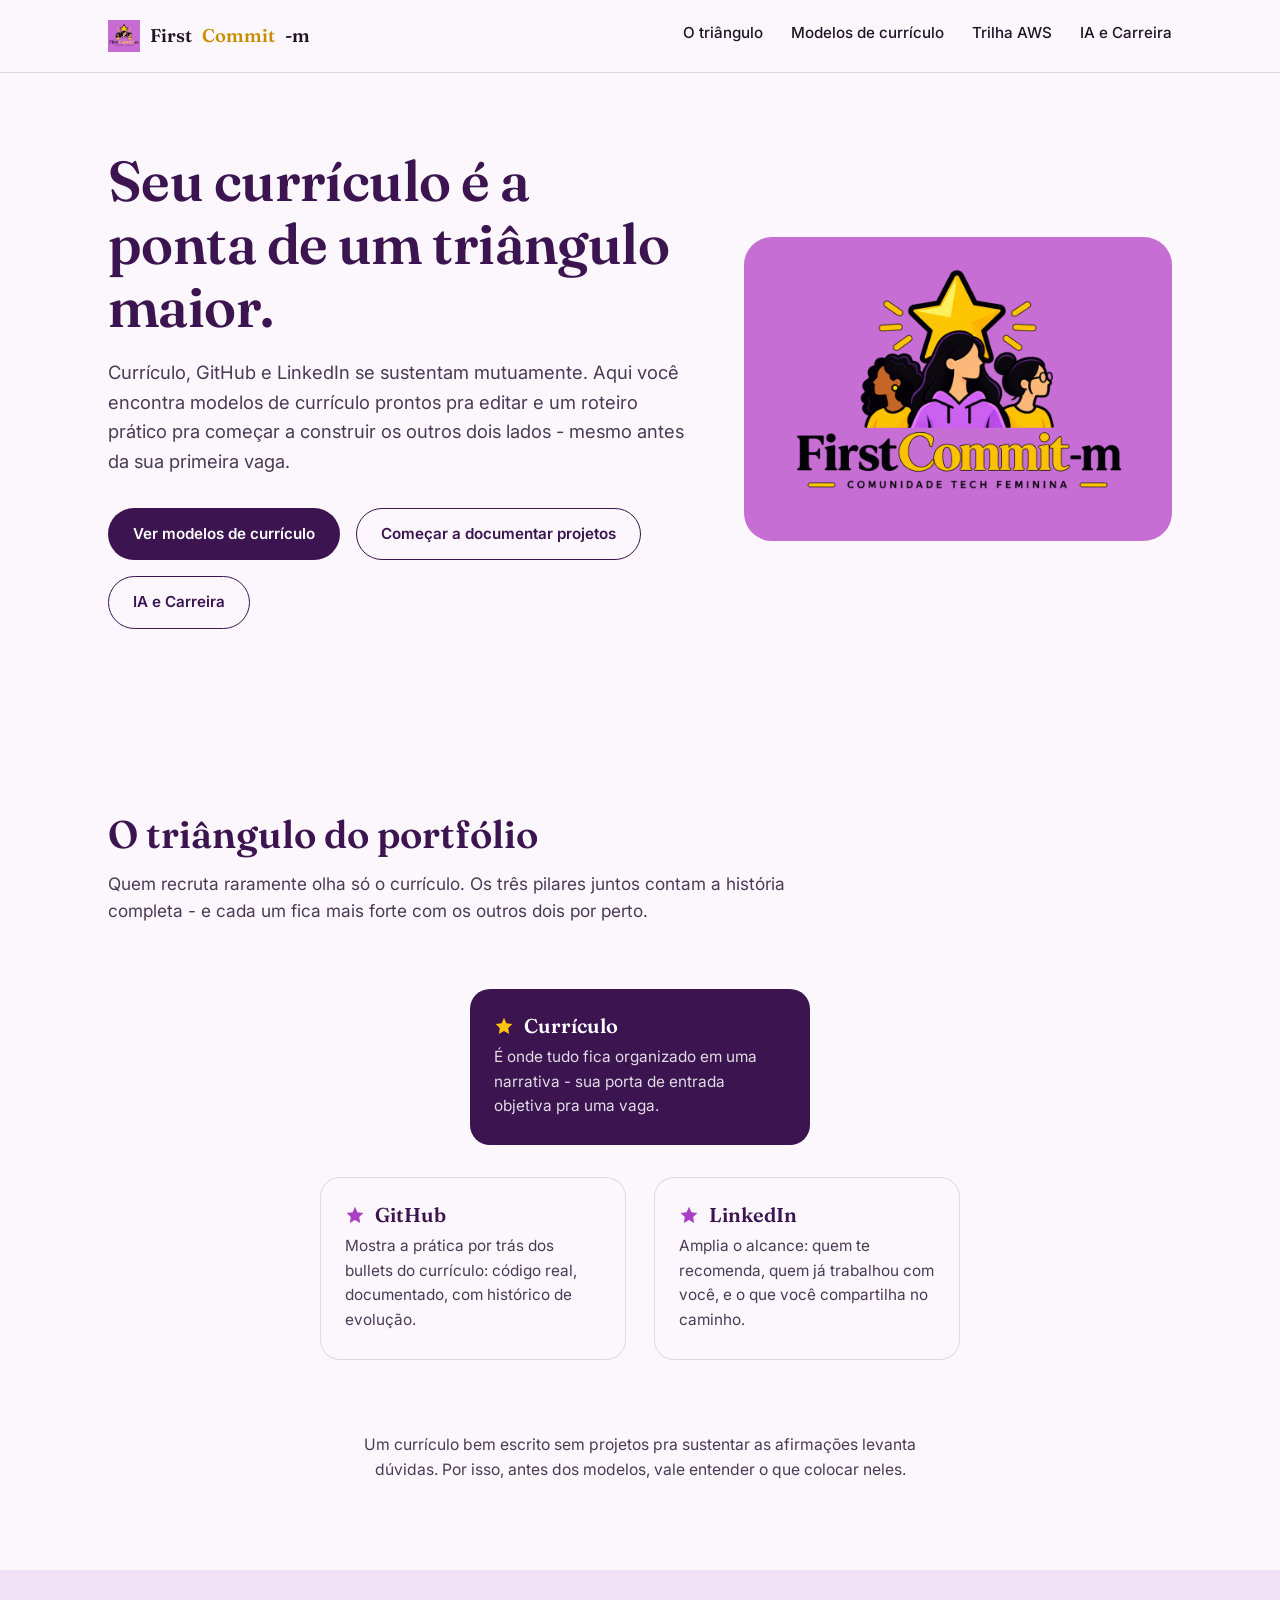
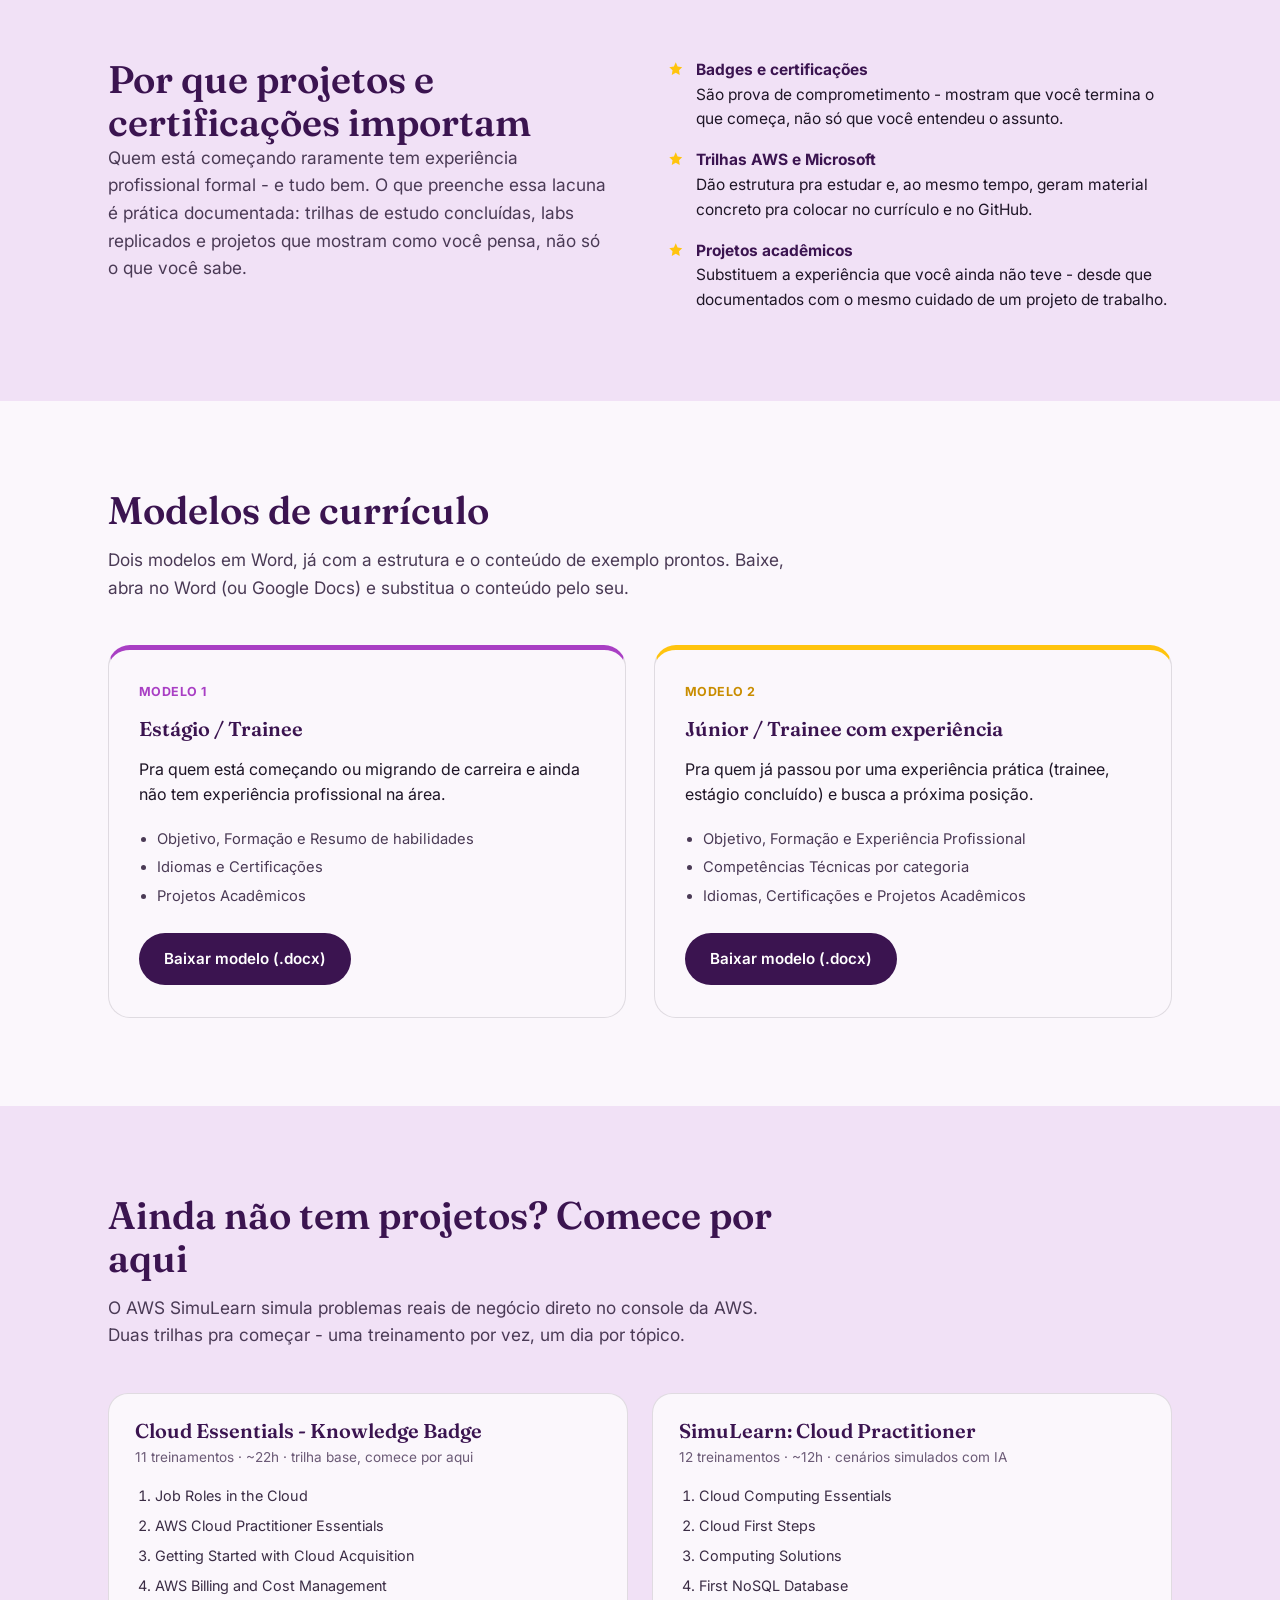
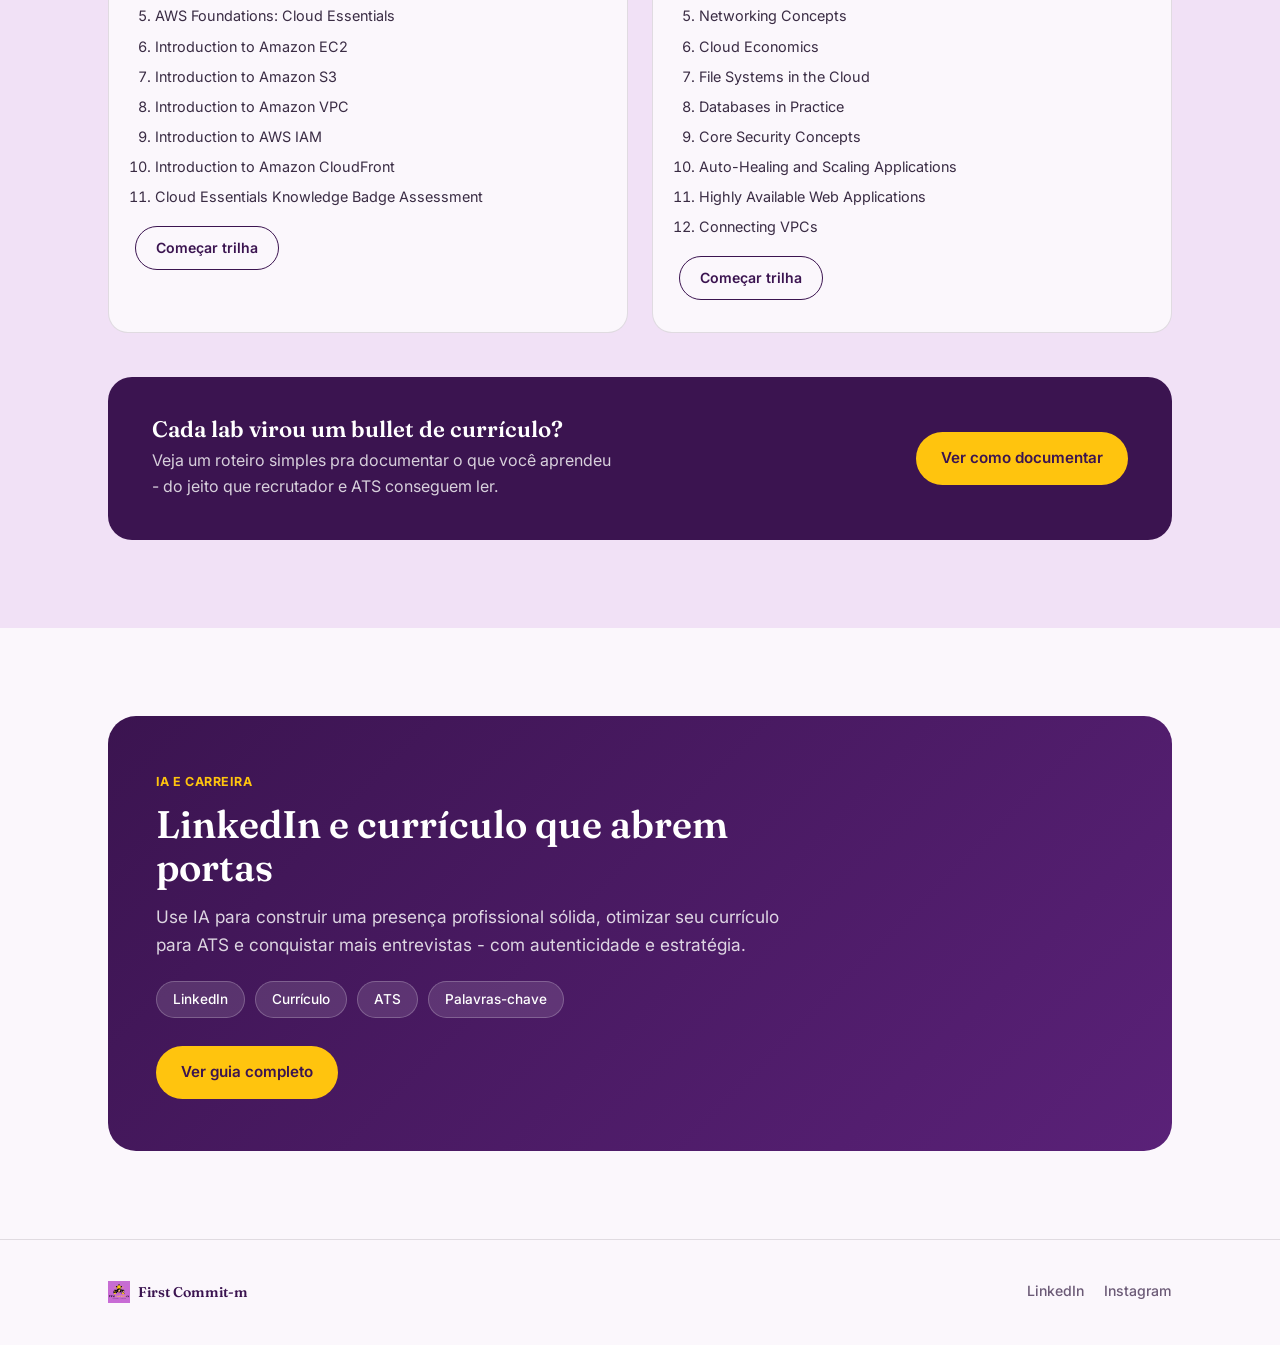
<file: index.html>
<!DOCTYPE html>
<html lang="pt-BR">
<head>
<meta charset="UTF-8">
<meta name="viewport" content="width=device-width, initial-scale=1.0">
<title>First Commit-m - Modelos de currículo e trilha de portfólio</title>
<meta name="description" content="Modelos de currículo prontos para editar e um roteiro prático para construir seu portfólio em tecnologia.">
<link rel="preconnect" href="https://fonts.googleapis.com">
<link rel="preconnect" href="https://fonts.gstatic.com" crossorigin>
<link href="https://fonts.googleapis.com/css2?family=Fraunces:opsz,wght@9..144,500;9..144,600;9..144,700&family=Inter:wght@400;500;600;700&display=swap" rel="stylesheet">
<link rel="stylesheet" href="assets/styles.css">
</head>
<body>

<header class="site-header">
  <div class="wrap">
    <a href="#top" class="brand">
      <img src="assets/img/logo-simples.jpg" alt="">
      First<span class="commit">Commit</span>-m
    </a>
    <nav class="site-nav">
      <a href="#triangulo">O triângulo</a>
      <a href="#modelos">Modelos de currículo</a>
      <a href="#trilha">Trilha AWS</a>
      <a href="#ia-carreira">IA e Carreira</a>
    </nav>
  </div>
</header>

<main id="top">

  <!-- ================= HERO ================= -->
  <section class="hero">
    <div class="wrap">
      <div>
        <h1>Seu currículo é a ponta de um triângulo maior.</h1>
        <p class="lede">
          Currículo, GitHub e LinkedIn se sustentam mutuamente. Aqui você encontra modelos
          de currículo prontos pra editar e um roteiro prático pra começar a construir
          os outros dois lados - mesmo antes da sua primeira vaga.
        </p>
        <div class="hero-actions">
          <a href="#modelos" class="btn btn--primary">Ver modelos de currículo</a>
          <a href="#trilha" class="btn btn--ghost">Começar a documentar projetos</a>
          <a href="#ia-carreira" class="btn btn--ghost">IA e Carreira</a>
        </div>
      </div>
      <div class="hero-figure">
        <img src="assets/img/logo-full.png" alt="First Commit-m - comunidade tech feminina">
      </div>
    </div>
  </section>

  <!-- ================= TRIÂNGULO ================= -->
  <section class="section" id="triangulo">
    <div class="wrap">
      <div class="section-head">
        <h2>O triângulo do portfólio</h2>
        <p class="lede">
          Quem recruta raramente olha só o currículo. Os três pilares juntos contam
          a história completa - e cada um fica mais forte com os outros dois por perto.
        </p>
      </div>

      <div class="triangle">
        <div class="triangle-grid">
          <div class="tri-node tri-node--top">
            <h3><svg class="star" viewBox="0 0 24 24" fill="#FFC40E"><path d="M12 2l2.9 6.6L22 9.6l-5 4.9 1.2 7-6.2-3.4L5.8 21.5l1.2-7-5-4.9 7.1-1z"/></svg>Currículo</h3>
            <p>É onde tudo fica organizado em uma narrativa - sua porta de entrada objetiva pra uma vaga.</p>
          </div>
          <div class="tri-node">
            <h3><svg class="star" viewBox="0 0 24 24" fill="#A93FC4"><path d="M12 2l2.9 6.6L22 9.6l-5 4.9 1.2 7-6.2-3.4L5.8 21.5l1.2-7-5-4.9 7.1-1z"/></svg>GitHub</h3>
            <p>Mostra a prática por trás dos bullets do currículo: código real, documentado, com histórico de evolução.</p>
          </div>
          <div class="tri-node">
            <h3><svg class="star" viewBox="0 0 24 24" fill="#A93FC4"><path d="M12 2l2.9 6.6L22 9.6l-5 4.9 1.2 7-6.2-3.4L5.8 21.5l1.2-7-5-4.9 7.1-1z"/></svg>LinkedIn</h3>
            <p>Amplia o alcance: quem te recomenda, quem já trabalhou com você, e o que você compartilha no caminho.</p>
          </div>
        </div>
      </div>

      <p class="triangle-note">
        Um currículo bem escrito sem projetos pra sustentar as afirmações levanta dúvidas.
        Por isso, antes dos modelos, vale entender o que colocar neles.
      </p>
    </div>
  </section>

  <!-- ================= POR QUE PROJETOS IMPORTAM ================= -->
  <section class="section section--alt">
    <div class="wrap">
      <div class="why-grid">
        <div>
          <h2>Por que projetos e certificações importam</h2>
          <p class="lede">
            Quem está começando raramente tem experiência profissional formal - e tudo bem.
            O que preenche essa lacuna é prática documentada: trilhas de estudo concluídas,
            labs replicados e projetos que mostram como você pensa, não só o que você sabe.
          </p>
        </div>
        <ul class="badge-list">
          <li>
            <svg class="star" viewBox="0 0 24 24" fill="#FFC40E" width="20" height="20"><path d="M12 2l2.9 6.6L22 9.6l-5 4.9 1.2 7-6.2-3.4L5.8 21.5l1.2-7-5-4.9 7.1-1z"/></svg>
            <span><strong>Badges e certificações</strong>São prova de comprometimento - mostram que você termina o que começa, não só que você entendeu o assunto.</span>
          </li>
          <li>
            <svg class="star" viewBox="0 0 24 24" fill="#FFC40E" width="20" height="20"><path d="M12 2l2.9 6.6L22 9.6l-5 4.9 1.2 7-6.2-3.4L5.8 21.5l1.2-7-5-4.9 7.1-1z"/></svg>
            <span><strong>Trilhas AWS e Microsoft</strong>Dão estrutura pra estudar e, ao mesmo tempo, geram material concreto pra colocar no currículo e no GitHub.</span>
          </li>
          <li>
            <svg class="star" viewBox="0 0 24 24" fill="#FFC40E" width="20" height="20"><path d="M12 2l2.9 6.6L22 9.6l-5 4.9 1.2 7-6.2-3.4L5.8 21.5l1.2-7-5-4.9 7.1-1z"/></svg>
            <span><strong>Projetos acadêmicos</strong>Substituem a experiência que você ainda não teve - desde que documentados com o mesmo cuidado de um projeto de trabalho.</span>
          </li>
        </ul>
      </div>
    </div>
  </section>

  <!-- ================= MODELOS ================= -->
  <section class="section" id="modelos">
    <div class="wrap">
      <div class="section-head">
        <h2>Modelos de currículo</h2>
        <p class="lede">
          Dois modelos em Word, já com a estrutura e o conteúdo de exemplo prontos.
          Baixe, abra no Word (ou Google Docs) e substitua o conteúdo pelo seu.
        </p>
      </div>

      <div class="model-grid">
        <div class="model-card model-card--estagio">
          <span class="model-tag">MODELO 1</span>
          <h3>Estágio / Trainee</h3>
          <p>Pra quem está começando ou migrando de carreira e ainda não tem experiência profissional na área.</p>
          <ul>
            <li>Objetivo, Formação e Resumo de habilidades</li>
            <li>Idiomas e Certificações</li>
            <li>Projetos Acadêmicos</li>
          </ul>
          <a class="btn btn--primary" href="assets/docs/Modelo-Estagio-FirstCommit-m.docx" download>Baixar modelo (.docx)</a>
        </div>

        <div class="model-card model-card--junior">
          <span class="model-tag">MODELO 2</span>
          <h3>Júnior / Trainee com experiência</h3>
          <p>Pra quem já passou por uma experiência prática (trainee, estágio concluído) e busca a próxima posição.</p>
          <ul>
            <li>Objetivo, Formação e Experiência Profissional</li>
            <li>Competências Técnicas por categoria</li>
            <li>Idiomas, Certificações e Projetos Acadêmicos</li>
          </ul>
          <a class="btn btn--primary" href="assets/docs/Modelo-Junior-Trainee-FirstCommit-m.docx" download>Baixar modelo (.docx)</a>
        </div>
      </div>
    </div>
  </section>

  <!-- ================= TRILHA AWS ================= -->
  <section class="section section--alt" id="trilha">
    <div class="wrap">
      <div class="section-head">
        <h2>Ainda não tem projetos? Comece por aqui</h2>
        <p class="lede">
          O AWS SimuLearn simula problemas reais de negócio direto no console da AWS.
          Duas trilhas pra começar - uma treinamento por vez, um dia por tópico.
        </p>
      </div>

      <div class="trail-grid">
        <div class="trail-card">
          <h3>Cloud Essentials - Knowledge Badge</h3>
          <span class="trail-meta">11 treinamentos · ~22h · trilha base, comece por aqui</span>
          <ol>
            <li>Job Roles in the Cloud</li>
            <li>AWS Cloud Practitioner Essentials</li>
            <li>Getting Started with Cloud Acquisition</li>
            <li>AWS Billing and Cost Management</li>
            <li>AWS Foundations: Cloud Essentials</li>
            <li>Introduction to Amazon EC2</li>
            <li>Introduction to Amazon S3</li>
            <li>Introduction to Amazon VPC</li>
            <li>Introduction to AWS IAM</li>
            <li>Introduction to Amazon CloudFront</li>
            <li>Cloud Essentials Knowledge Badge Assessment</li>
          </ol>
          <a class="btn btn--ghost" href="https://skillbuilder.aws/learning-plan/XKS3J4FAS7/cloud-essentials--knowledge-badge-readiness-path--includes-labs/Y4YASRJEVX" target="_blank" rel="noopener">Começar trilha</a>
        </div>

        <div class="trail-card">
          <h3>SimuLearn: Cloud Practitioner</h3>
          <span class="trail-meta">12 treinamentos · ~12h · cenários simulados com IA</span>
          <ol>
            <li>Cloud Computing Essentials</li>
            <li>Cloud First Steps</li>
            <li>Computing Solutions</li>
            <li>First NoSQL Database</li>
            <li>Networking Concepts</li>
            <li>Cloud Economics</li>
            <li>File Systems in the Cloud</li>
            <li>Databases in Practice</li>
            <li>Core Security Concepts</li>
            <li>Auto-Healing and Scaling Applications</li>
            <li>Highly Available Web Applications</li>
            <li>Connecting VPCs</li>
          </ol>
          <a class="btn btn--ghost" href="https://skillbuilder.aws/learning-plan/EKHCUEWUUC/aws-simulearn-cloud-practitioner/1UQVR262ZB" target="_blank" rel="noopener">Começar trilha</a>
        </div>
      </div>

      <div class="cta-band">
        <div>
          <h3>Cada lab virou um bullet de currículo?</h3>
          <p>Veja um roteiro simples pra documentar o que você aprendeu - do jeito que recrutador e ATS conseguem ler.</p>
        </div>
        <a class="btn btn--gold" href="documentar.html">Ver como documentar</a>
      </div>
    </div>
  </section>

  <!-- ================= IA E CARREIRA ================= -->
  <section class="section" id="ia-carreira">
    <div class="wrap">
      <div class="ia-band">
        <div class="ia-band-text">
          <span class="model-tag">IA E CARREIRA</span>
          <h2>LinkedIn e currículo que abrem portas</h2>
          <p class="lede">
            Use IA para construir uma presença profissional sólida, otimizar seu currículo
            para ATS e conquistar mais entrevistas - com autenticidade e estratégia.
          </p>
          <div class="pill-row">
            <span class="pill">LinkedIn</span>
            <span class="pill">Currículo</span>
            <span class="pill">ATS</span>
            <span class="pill">Palavras-chave</span>
          </div>
          <a class="btn btn--primary" href="ia-carreira.html">Ver guia completo</a>
        </div>
      </div>
    </div>
  </section>

</main>

<footer class="site-footer">
  <div class="wrap">
    <div class="footer-brand">
      <img src="assets/img/logo-simples.jpg" alt="">
      First Commit-m
    </div>
    <div class="footer-links">
      <a href="https://www.linkedin.com/in/regilene-mariano-a973722a4/" target="_blank" rel="noopener">LinkedIn</a>
      <a href="https://www.instagram.com/firstcommitmulher/" target="_blank" rel="noopener">Instagram</a>
    </div>
  </div>
</footer>

</body>
</html>
</file>
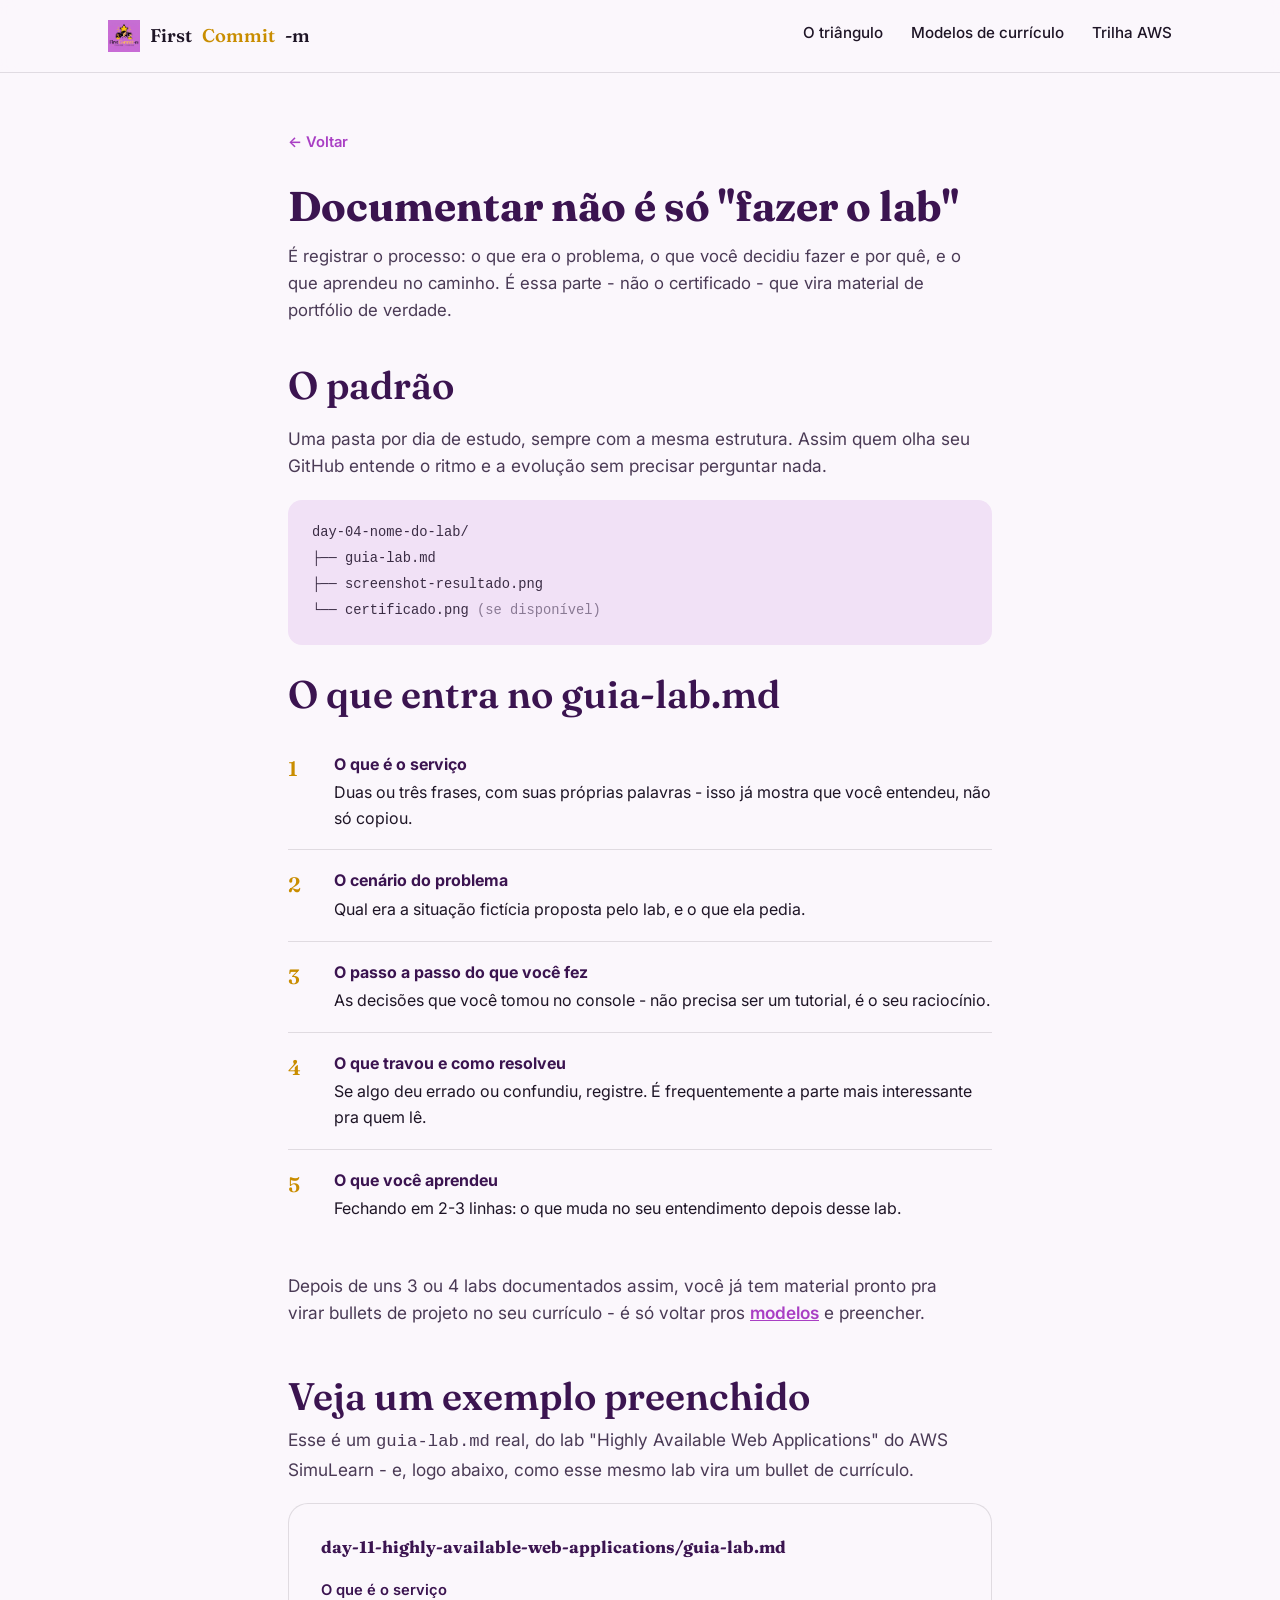
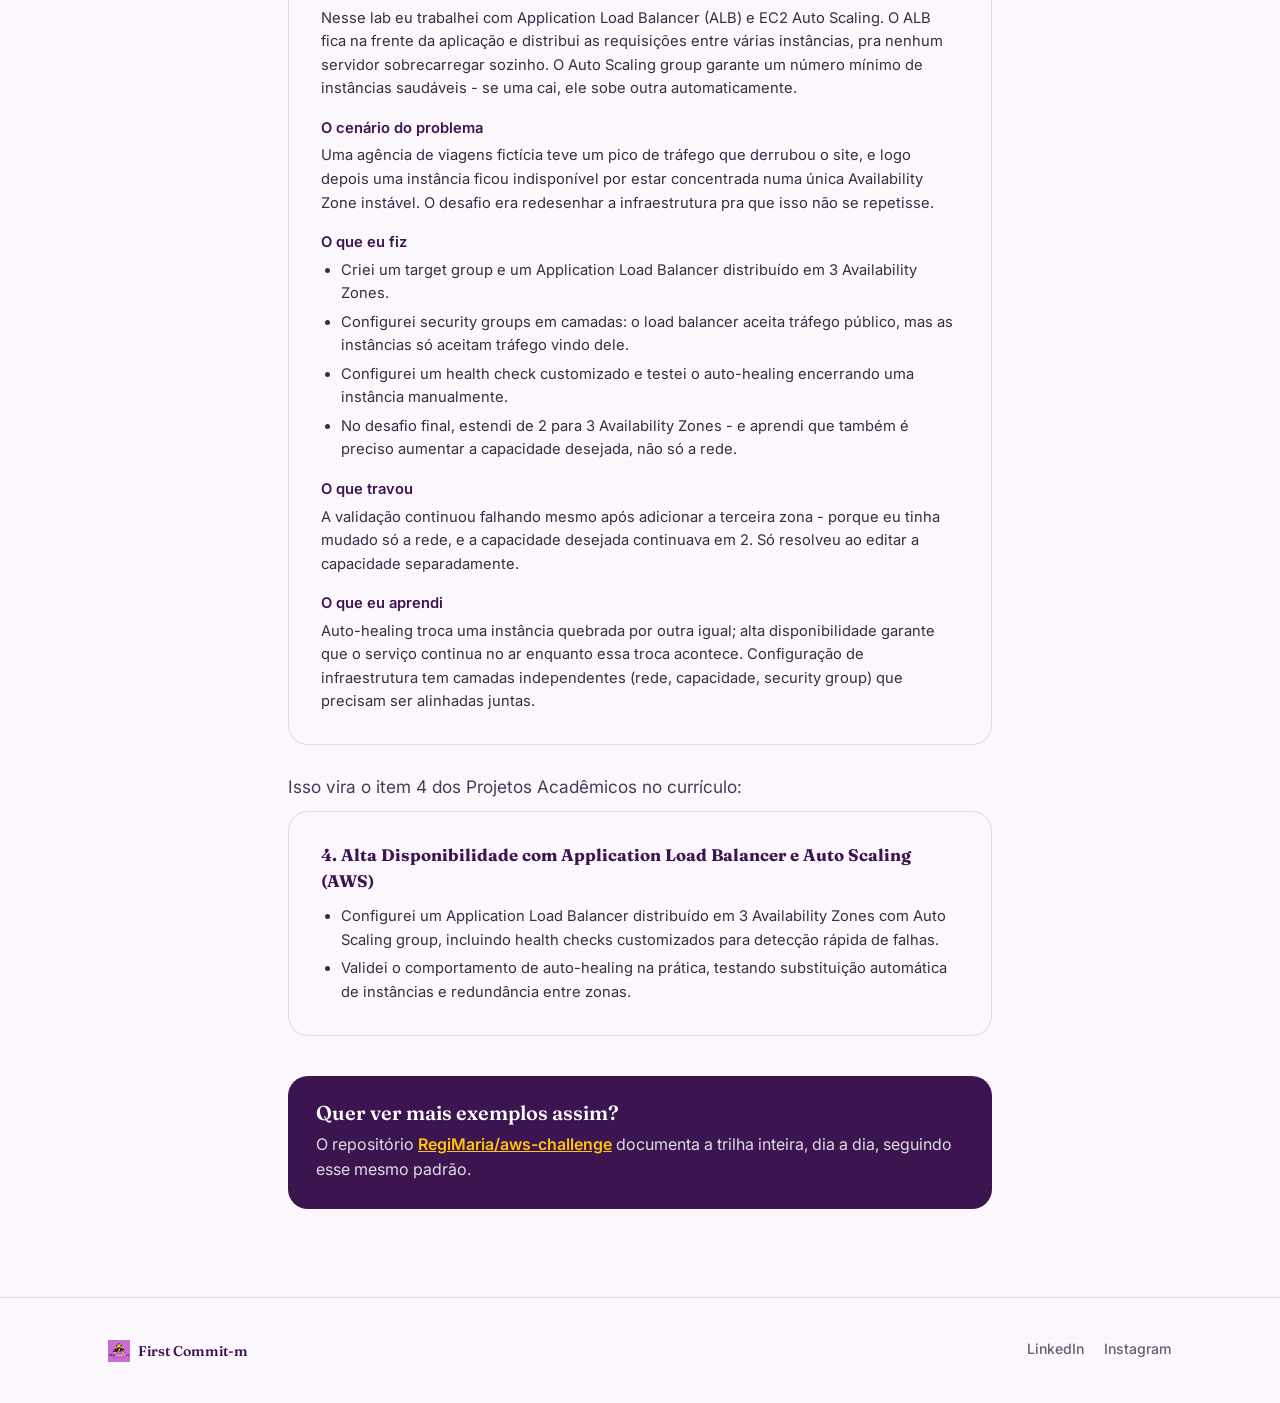
<file: documentar.html>
<!DOCTYPE html>
<html lang="pt-BR">
<head>
<meta charset="UTF-8">
<meta name="viewport" content="width=device-width, initial-scale=1.0">
<title>Como documentar seus labs - First Commit-m</title>
<link rel="preconnect" href="https://fonts.googleapis.com">
<link rel="preconnect" href="https://fonts.gstatic.com" crossorigin>
<link href="https://fonts.googleapis.com/css2?family=Fraunces:opsz,wght@9..144,500;9..144,600;9..144,700&family=Inter:wght@400;500;600;700&display=swap" rel="stylesheet">
<link rel="stylesheet" href="assets/styles.css">
<style>
  .doc-example {
    background: var(--paper);
    border: 1.5px solid var(--line);
    border-radius: 20px;
    padding: 30px 32px;
    font-family: "Inter", sans-serif;
    font-size: 0.92rem;
  }
  .doc-example h4 {
    font-family: var(--serif);
    color: var(--purple-deep);
    margin: 0 0 10px;
    font-size: 1.05rem;
  }
  .doc-tree {
    background: var(--paper-alt);
    border-radius: 14px;
    padding: 20px 24px;
    font-family: ui-monospace, SFMono-Regular, Menlo, monospace;
    font-size: 0.86rem;
    line-height: 1.9;
    color: #3A2C44;
    margin: 20px 0 28px;
    overflow-x: auto;
  }
  .step-list { counter-reset: step; list-style: none; padding: 0; margin: 0; }
  .step-list li {
    counter-increment: step;
    display: flex;
    gap: 18px;
    padding: 18px 0;
    border-top: 1px solid var(--line);
  }
  .step-list li:first-child { border-top: none; }
  .step-list .num {
    font-family: var(--serif);
    font-weight: 600;
    color: var(--gold-deep);
    font-size: 1.3rem;
    min-width: 28px;
  }
  .step-list strong { display: block; color: var(--purple-deep); margin-bottom: 3px; }
  .inspiration {
    margin-top: 40px;
    padding: 26px 28px;
    background: var(--purple-deep);
    border-radius: 20px;
    color: #fff;
  }
  .inspiration a { color: var(--gold); font-weight: 600; }
  .back-link { display: inline-block; margin-bottom: 28px; font-size: 0.92rem; color: var(--purple-brand); text-decoration: none; font-weight: 600; }
</style>
</head>
<body>

<header class="site-header">
  <div class="wrap">
    <a href="index.html#top" class="brand">
      <img src="assets/img/logo-simples.jpg" alt="">
      First<span class="commit">Commit</span>-m
    </a>
    <nav class="site-nav">
      <a href="index.html#triangulo">O triângulo</a>
      <a href="index.html#modelos">Modelos de currículo</a>
      <a href="index.html#trilha">Trilha AWS</a>
    </nav>
  </div>
</header>

<main>
  <section class="section" style="padding-top:56px;">
    <div class="wrap" style="max-width: 760px;">
      <a href="index.html#trilha" class="back-link">← Voltar</a>
      <h1 style="font-family: var(--serif); font-size: clamp(1.9rem,3.6vw,2.6rem); color: var(--purple-deep); margin-bottom: 14px;">
        Documentar não é só "fazer o lab"
      </h1>
      <p class="lede" style="font-size: 1.05rem; margin-bottom: 40px;">
        É registrar o processo: o que era o problema, o que você decidiu fazer e por quê,
        e o que aprendeu no caminho. É essa parte - não o certificado - que vira material
        de portfólio de verdade.
      </p>

      <h2 style="margin-bottom: 18px;">O padrão</h2>
      <p class="lede" style="margin-bottom: 8px;">
        Uma pasta por dia de estudo, sempre com a mesma estrutura. Assim quem olha seu
        GitHub entende o ritmo e a evolução sem precisar perguntar nada.
      </p>
      <div class="doc-tree">
day-04-nome-do-lab/<br>
├── guia-lab.md<br>
├── screenshot-resultado.png<br>
└── certificado.png <span style="color:#8a7a94">(se disponível)</span>
      </div>

      <h2 style="margin-bottom: 18px;">O que entra no guia-lab.md</h2>
      <ol class="step-list">
        <li>
          <span class="num">1</span>
          <div><strong>O que é o serviço</strong>Duas ou três frases, com suas próprias palavras - isso já mostra que você entendeu, não só copiou.</div>
        </li>
        <li>
          <span class="num">2</span>
          <div><strong>O cenário do problema</strong>Qual era a situação fictícia proposta pelo lab, e o que ela pedia.</div>
        </li>
        <li>
          <span class="num">3</span>
          <div><strong>O passo a passo do que você fez</strong>As decisões que você tomou no console - não precisa ser um tutorial, é o seu raciocínio.</div>
        </li>
        <li>
          <span class="num">4</span>
          <div><strong>O que travou e como resolveu</strong>Se algo deu errado ou confundiu, registre. É frequentemente a parte mais interessante pra quem lê.</div>
        </li>
        <li>
          <span class="num">5</span>
          <div><strong>O que você aprendeu</strong>Fechando em 2-3 linhas: o que muda no seu entendimento depois desse lab.</div>
        </li>
      </ol>

      <p class="lede" style="margin: 32px 0 12px;">
        Depois de uns 3 ou 4 labs documentados assim, você já tem material pronto pra
        virar bullets de projeto no seu currículo - é só voltar pros
        <a href="index.html#modelos" style="color: var(--purple-brand); font-weight:600;">modelos</a> e preencher.
      </p>

      <h2 style="margin: 48px 0 8px;">Veja um exemplo preenchido</h2>
      <p class="lede" style="margin-bottom: 20px;">
        Esse é um <code>guia-lab.md</code> real, do lab "Highly Available Web Applications"
        do AWS SimuLearn - e, logo abaixo, como esse mesmo lab vira um bullet de currículo.
      </p>

      <div class="doc-example">
        <h4>day-11-highly-available-web-applications/guia-lab.md</h4>

        <p style="font-weight:600; color: var(--purple-deep); margin: 18px 0 4px;">O que é o serviço</p>
        <p style="color:#3A2C44;">Nesse lab eu trabalhei com Application Load Balancer (ALB) e EC2 Auto Scaling. O ALB fica na frente da aplicação e distribui as requisições entre várias instâncias, pra nenhum servidor sobrecarregar sozinho. O Auto Scaling group garante um número mínimo de instâncias saudáveis - se uma cai, ele sobe outra automaticamente.</p>

        <p style="font-weight:600; color: var(--purple-deep); margin: 16px 0 4px;">O cenário do problema</p>
        <p style="color:#3A2C44;">Uma agência de viagens fictícia teve um pico de tráfego que derrubou o site, e logo depois uma instância ficou indisponível por estar concentrada numa única Availability Zone instável. O desafio era redesenhar a infraestrutura pra que isso não se repetisse.</p>

        <p style="font-weight:600; color: var(--purple-deep); margin: 16px 0 4px;">O que eu fiz</p>
        <ul style="margin:0; padding-left:20px; color:#3A2C44; display:flex; flex-direction:column; gap:5px;">
          <li>Criei um target group e um Application Load Balancer distribuído em 3 Availability Zones.</li>
          <li>Configurei security groups em camadas: o load balancer aceita tráfego público, mas as instâncias só aceitam tráfego vindo dele.</li>
          <li>Configurei um health check customizado e testei o auto-healing encerrando uma instância manualmente.</li>
          <li>No desafio final, estendi de 2 para 3 Availability Zones - e aprendi que também é preciso aumentar a capacidade desejada, não só a rede.</li>
        </ul>

        <p style="font-weight:600; color: var(--purple-deep); margin: 16px 0 4px;">O que travou</p>
        <p style="color:#3A2C44;">A validação continuou falhando mesmo após adicionar a terceira zona - porque eu tinha mudado só a rede, e a capacidade desejada continuava em 2. Só resolveu ao editar a capacidade separadamente.</p>

        <p style="font-weight:600; color: var(--purple-deep); margin: 16px 0 4px;">O que eu aprendi</p>
        <p style="color:#3A2C44; margin-bottom:0;">Auto-healing troca uma instância quebrada por outra igual; alta disponibilidade garante que o serviço continua no ar enquanto essa troca acontece. Configuração de infraestrutura tem camadas independentes (rede, capacidade, security group) que precisam ser alinhadas juntas.</p>
      </div>

      <p class="lede" style="margin: 28px 0 10px;">Isso vira o item 4 dos Projetos Acadêmicos no currículo:</p>

      <div class="doc-example">
        <h4>4. Alta Disponibilidade com Application Load Balancer e Auto Scaling (AWS)</h4>
        <ul style="margin:0; padding-left:20px; color:#3A2C44; display:flex; flex-direction:column; gap:5px;">
          <li>Configurei um Application Load Balancer distribuído em 3 Availability Zones com Auto Scaling group, incluindo health checks customizados para detecção rápida de falhas.</li>
          <li>Validei o comportamento de auto-healing na prática, testando substituição automática de instâncias e redundância entre zonas.</li>
        </ul>
      </div>

      <div class="inspiration">
        <h3 style="color:#fff; margin-bottom:8px;">Quer ver mais exemplos assim?</h3>
        <p style="color: rgba(255,255,255,0.85); margin-bottom: 0;">
          O repositório
          <a href="https://github.com/RegiMaria/aws-challenge" target="_blank" rel="noopener">RegiMaria/aws-challenge</a>
          documenta a trilha inteira, dia a dia, seguindo esse mesmo padrão.
        </p>
      </div>

    </div>
  </section>
</main>

<footer class="site-footer">
  <div class="wrap">
    <div class="footer-brand">
      <img src="assets/img/logo-simples.jpg" alt="">
      First Commit-m
    </div>
    <div class="footer-links">
      <a href="https://www.linkedin.com/in/regilene-mariano-a973722a4/" target="_blank" rel="noopener">LinkedIn</a>
      <a href="https://www.instagram.com/firstcommitmulher/" target="_blank" rel="noopener">Instagram</a>
    </div>
  </div>
</footer>

</body>
</html>
</file>
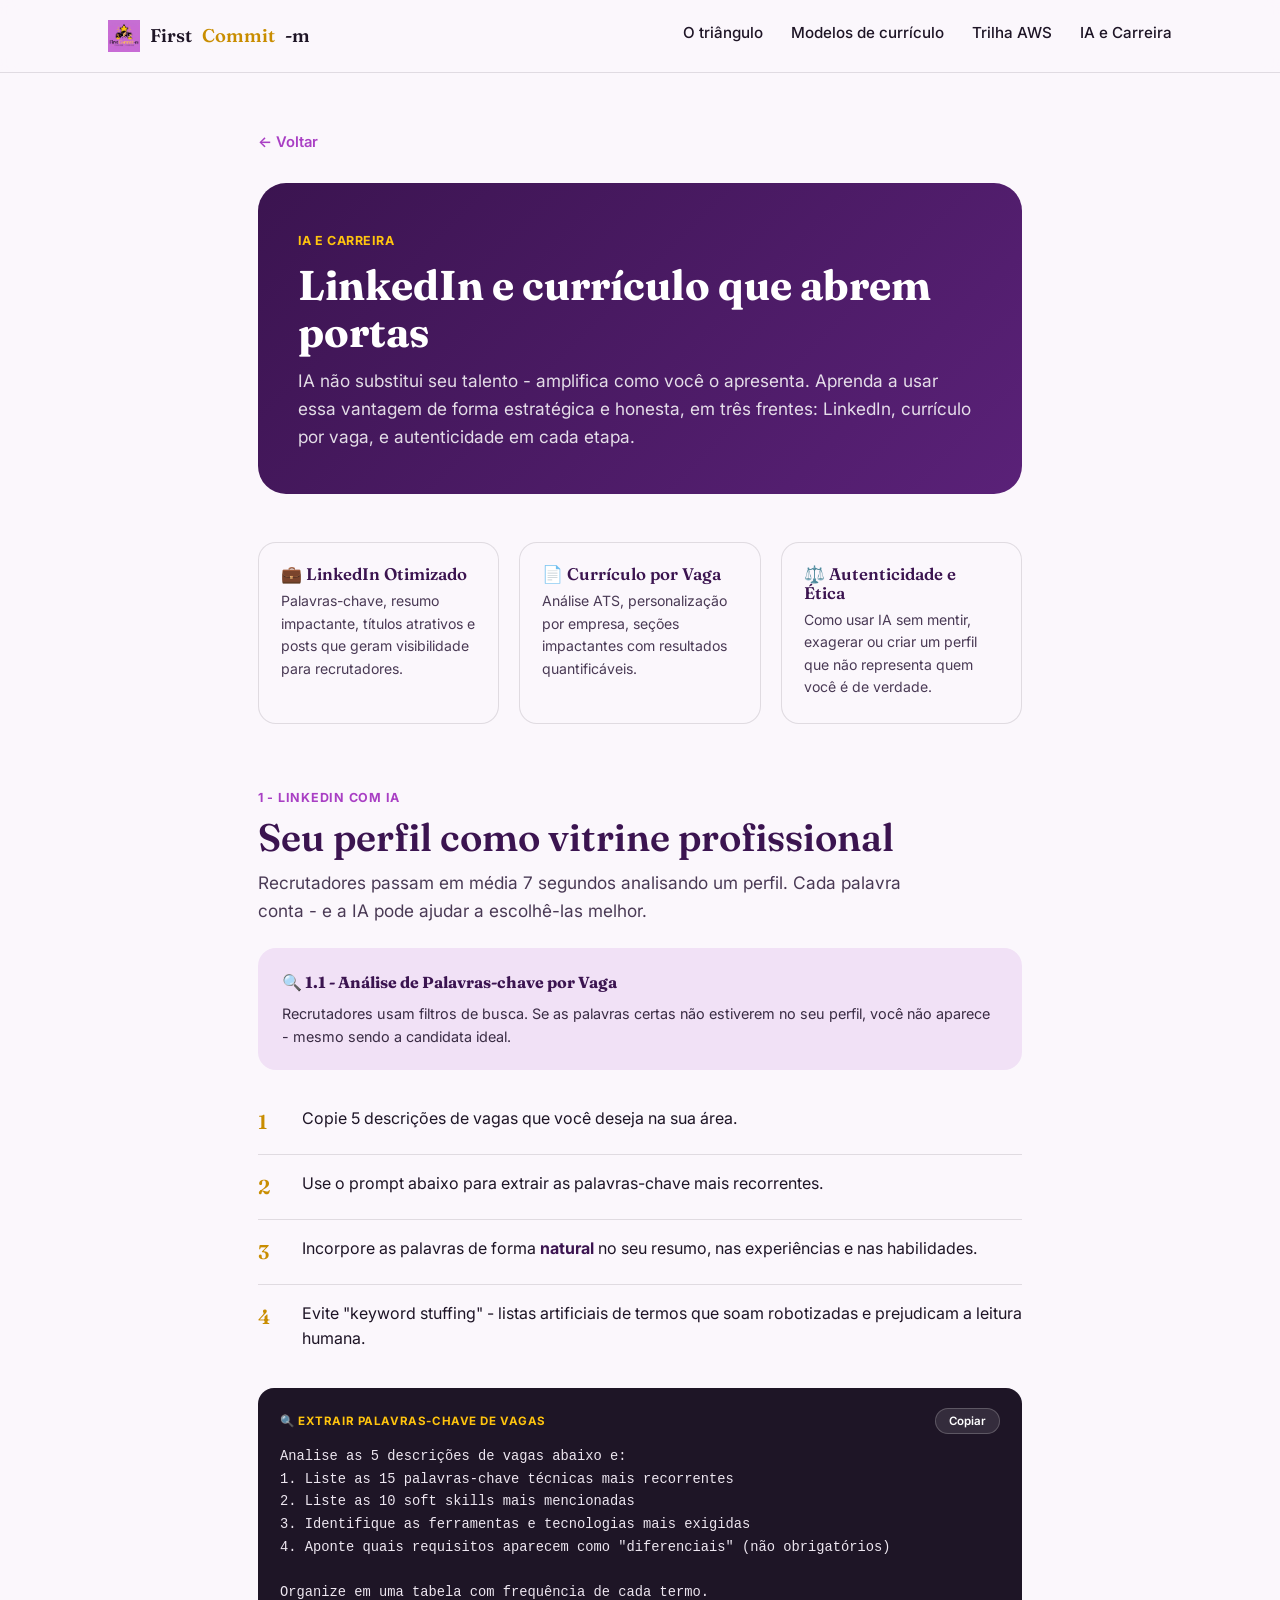
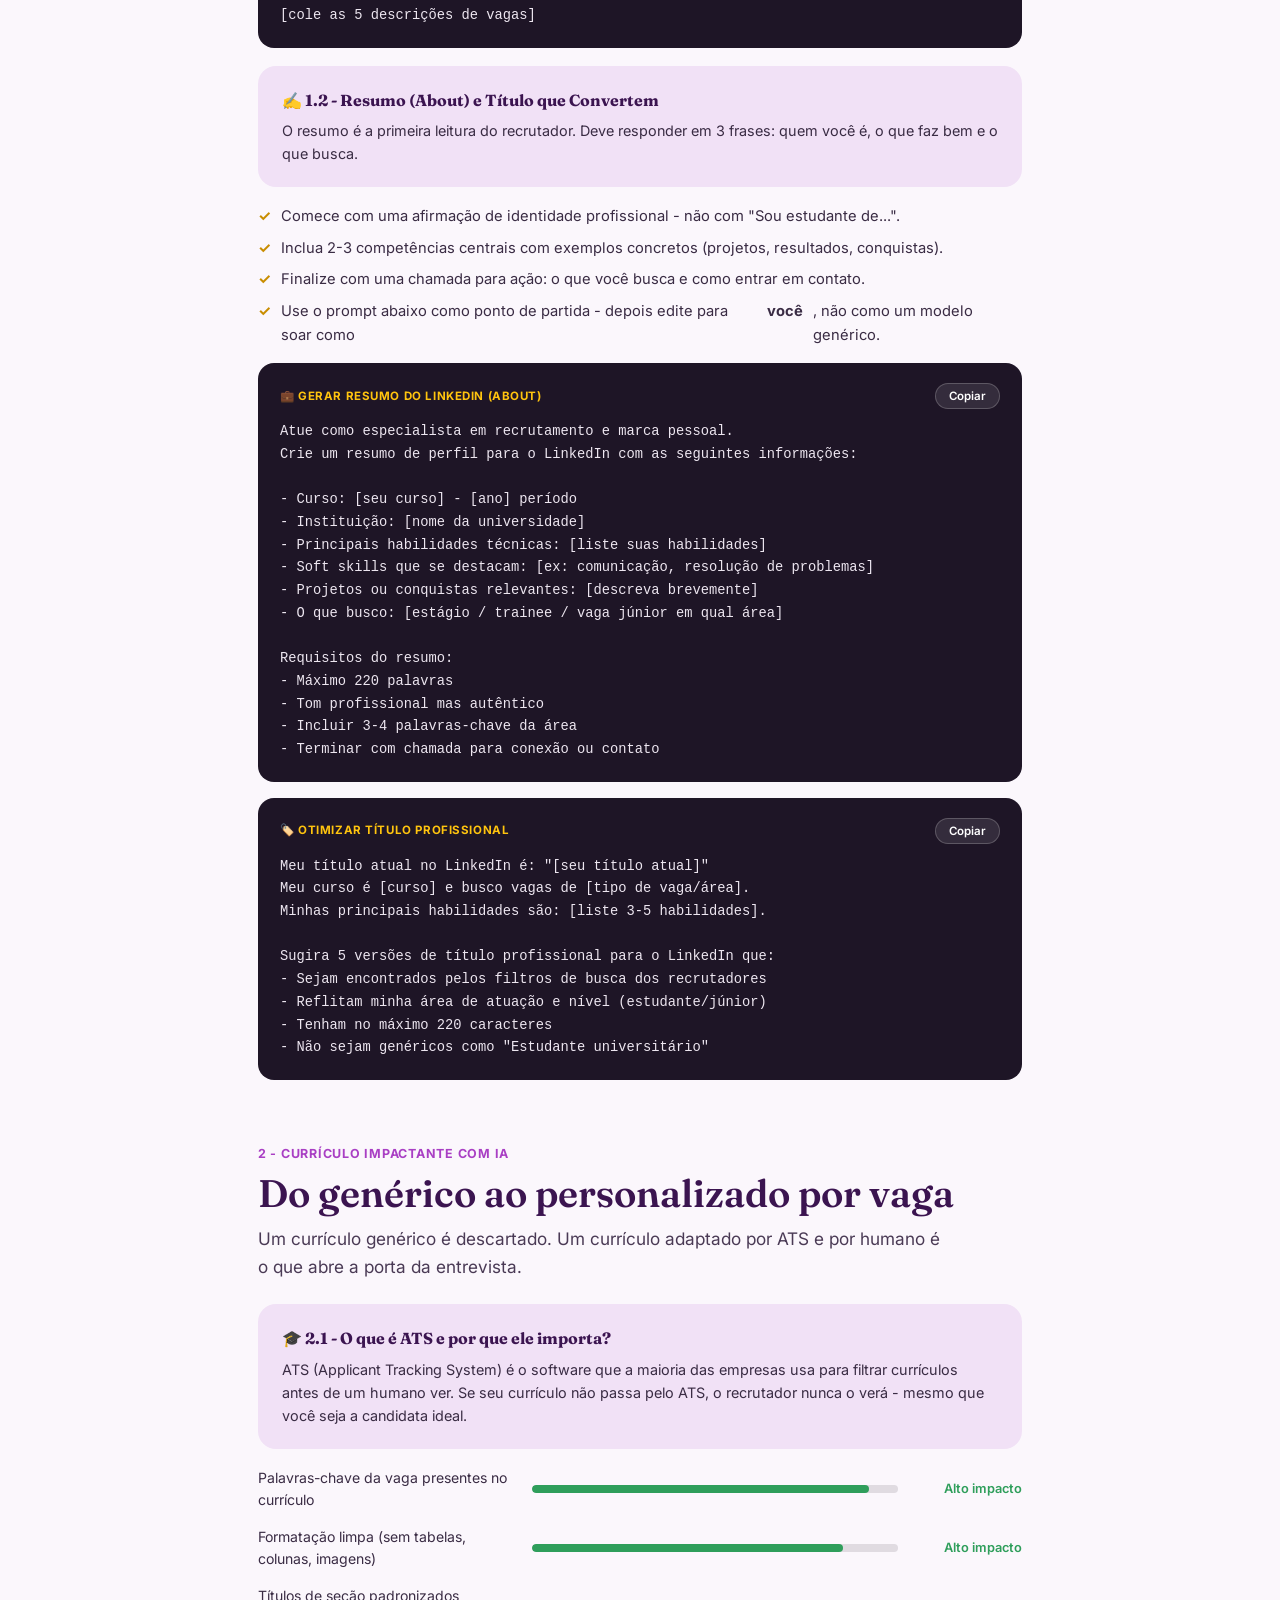
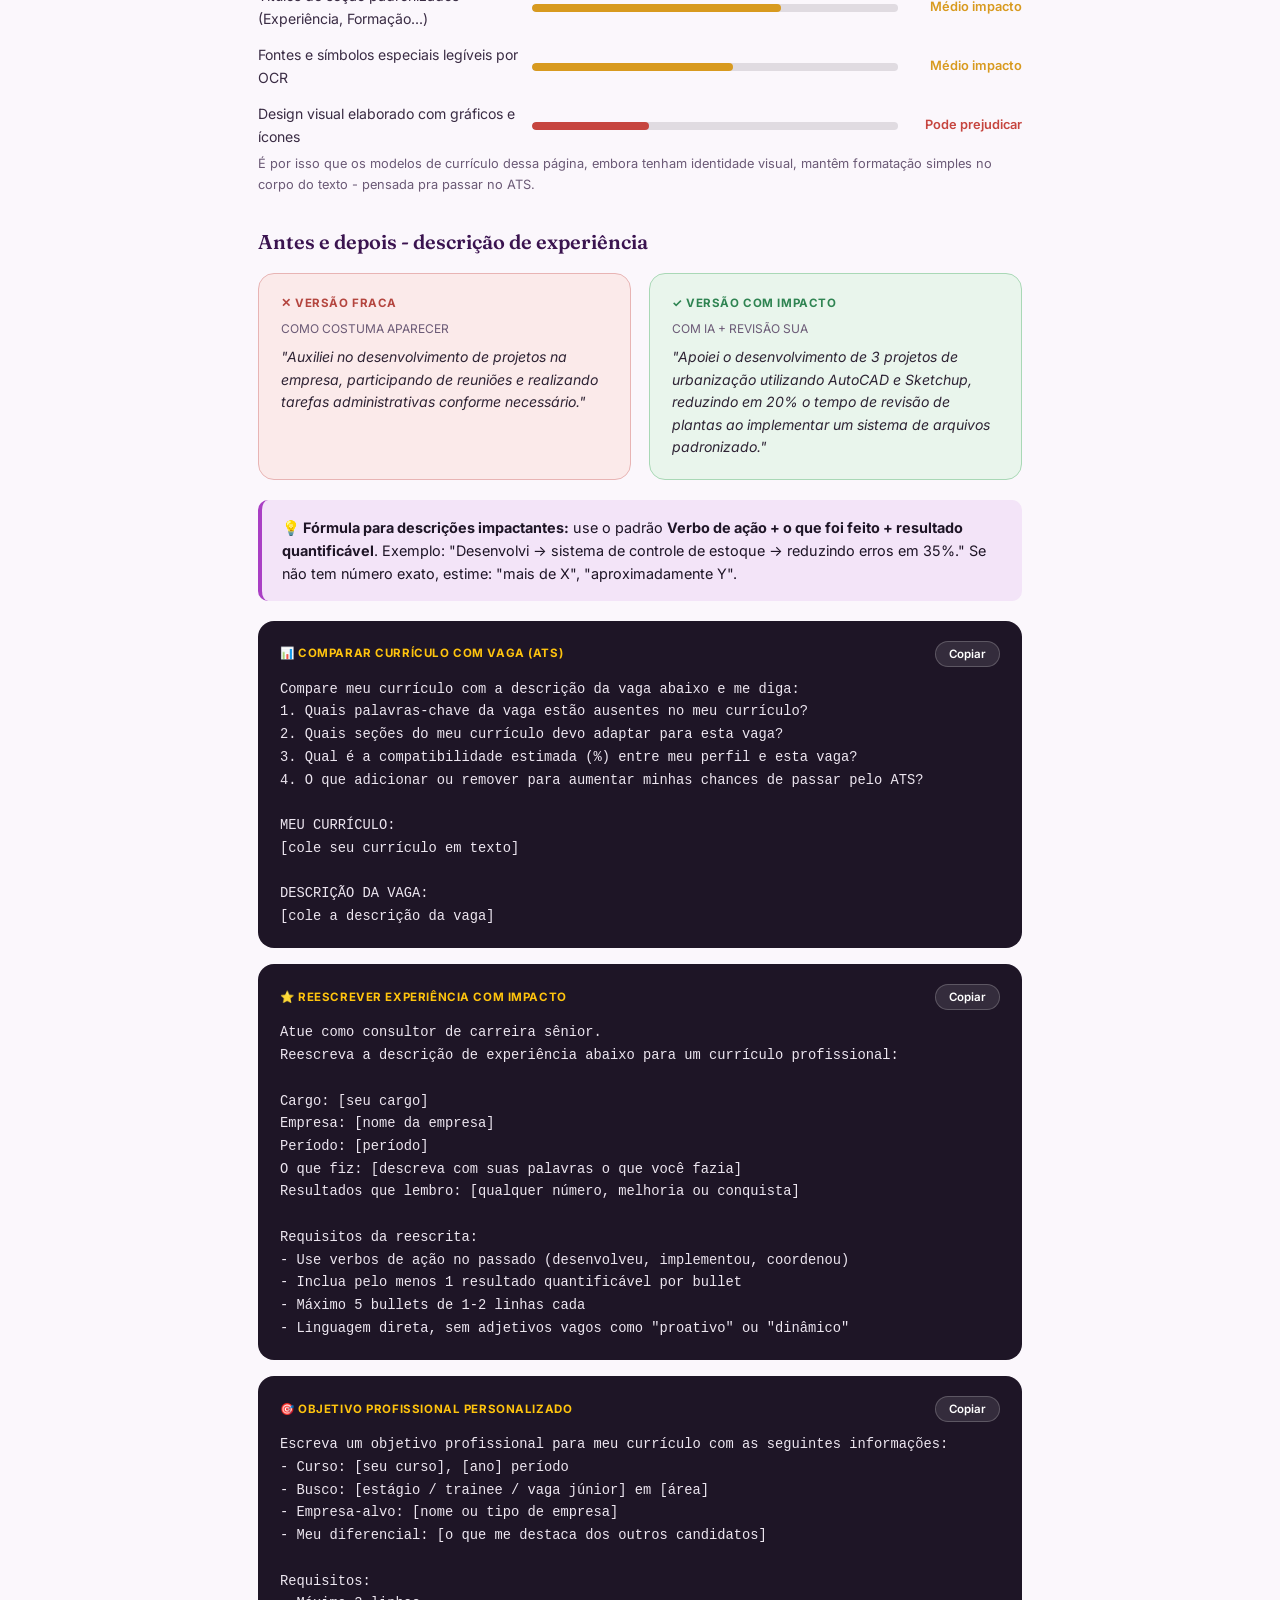
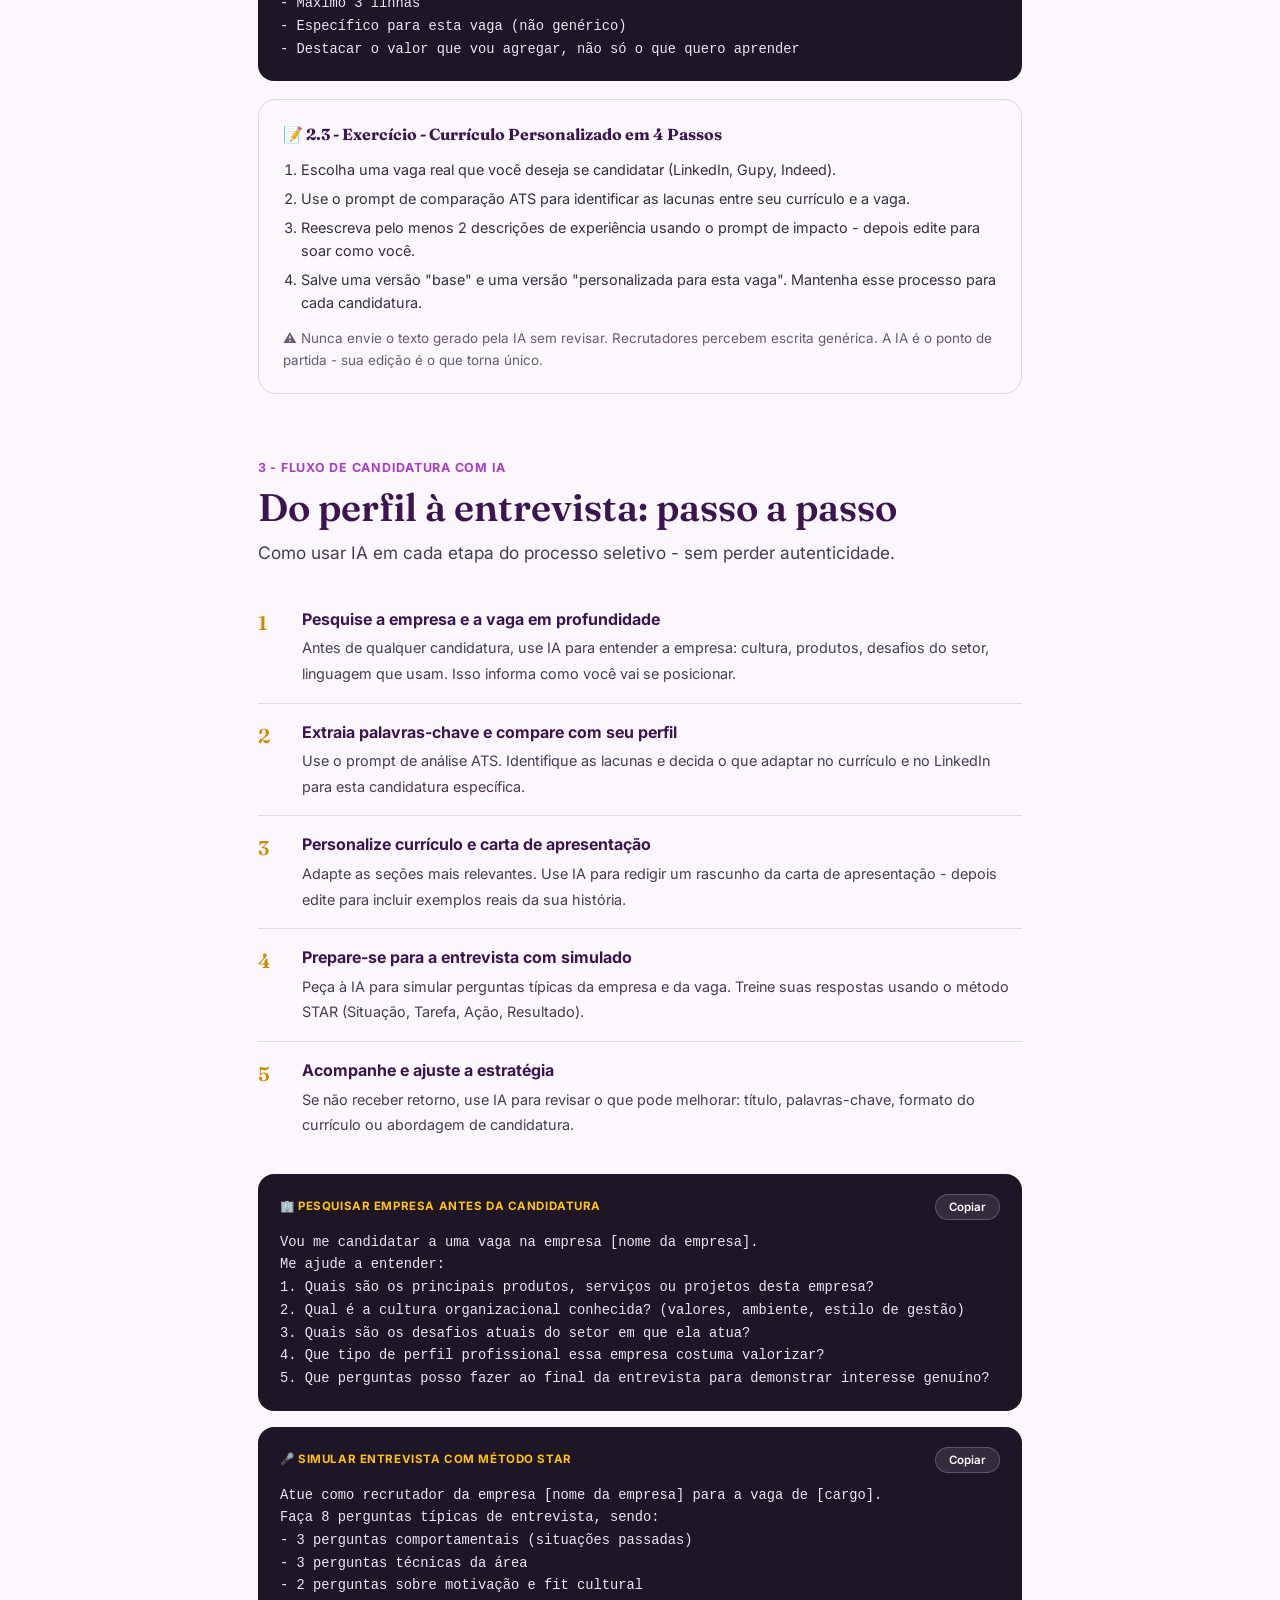
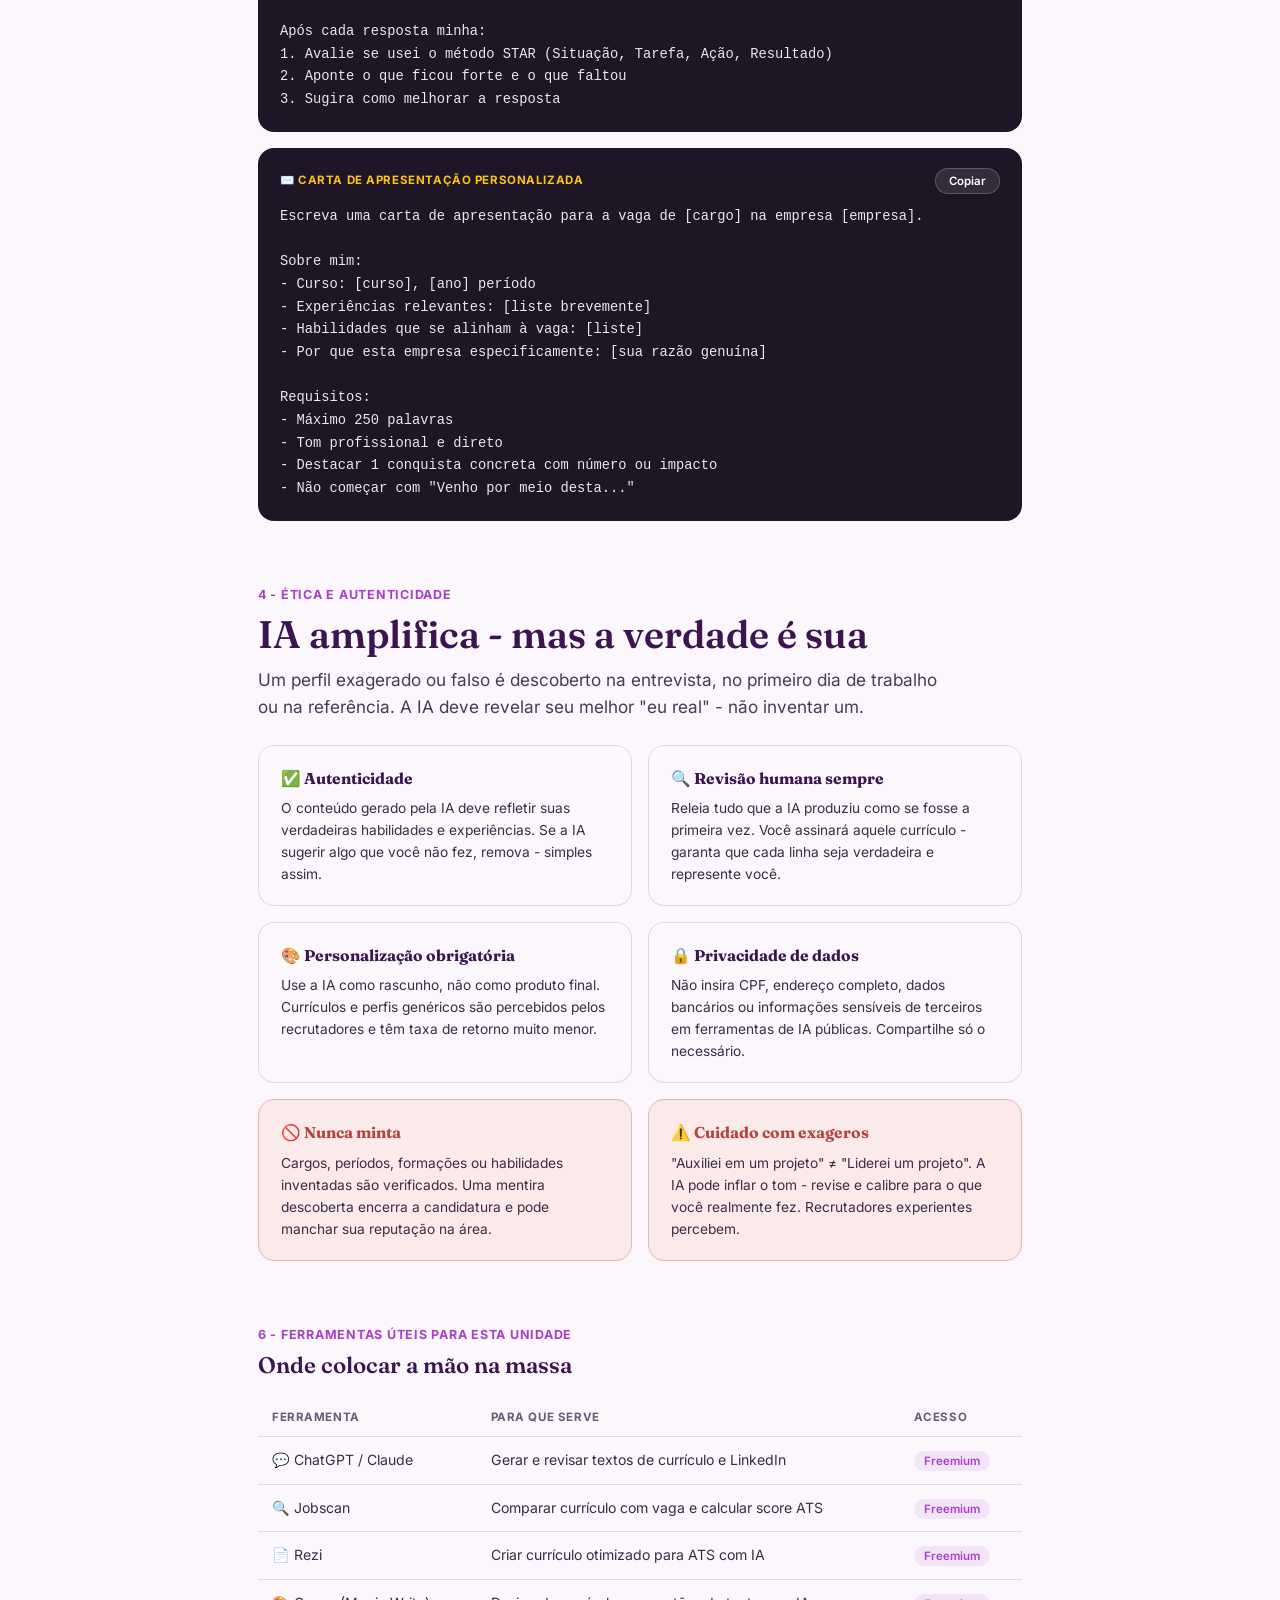
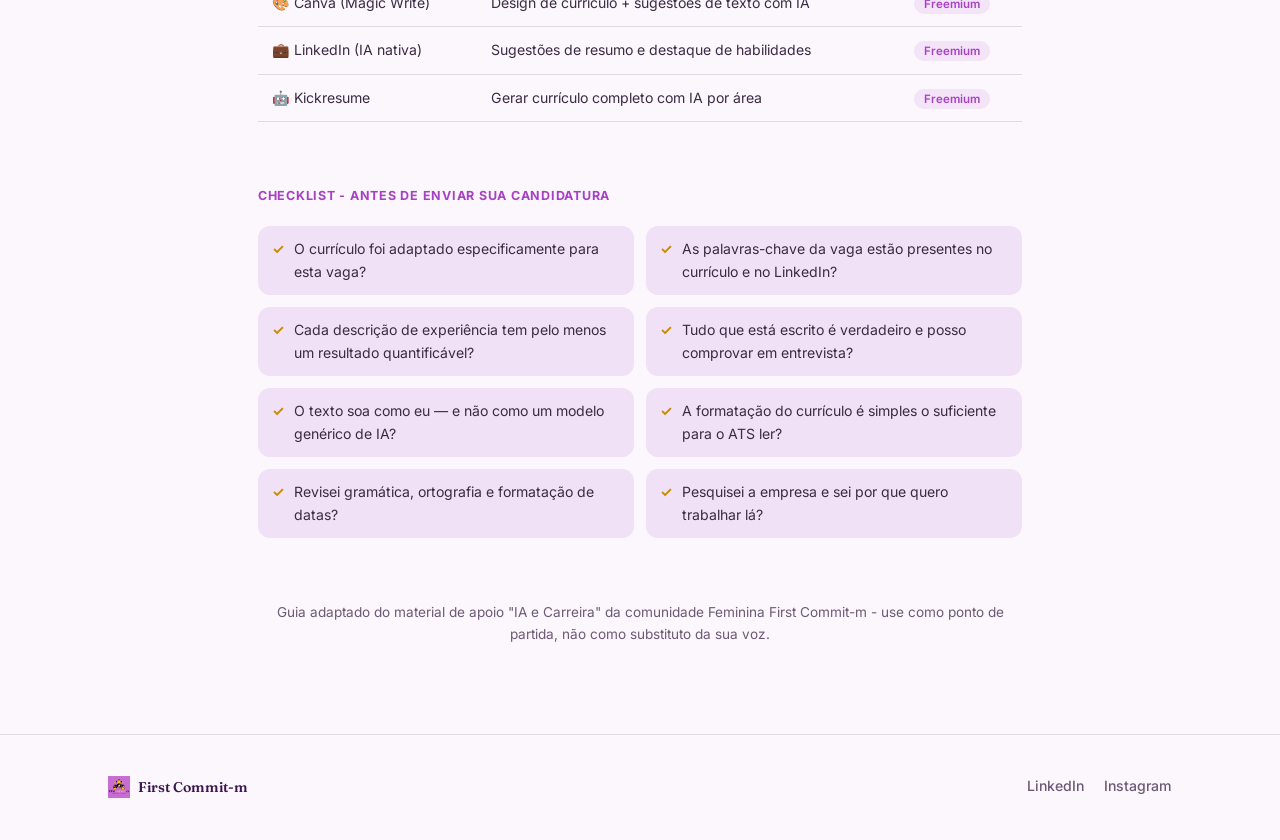
<file: ia-carreira.html>
<!DOCTYPE html>
<html lang="pt-BR">
<head>
<meta charset="UTF-8">
<meta name="viewport" content="width=device-width, initial-scale=1.0">
<title>IA e Carreira — First Commit-m</title>
<meta name="description" content="Use IA para construir uma presença profissional sólida, otimizar seu currículo para ATS e conquistar mais entrevistas.">
<link rel="preconnect" href="https://fonts.googleapis.com">
<link rel="preconnect" href="https://fonts.gstatic.com" crossorigin>
<link href="https://fonts.googleapis.com/css2?family=Fraunces:opsz,wght@9..144,500;9..144,600;9..144,700&family=Inter:wght@400;500;600;700&display=swap" rel="stylesheet">
<link rel="stylesheet" href="assets/styles.css">
<style>
  .ic-hero {
    background: linear-gradient(135deg, var(--purple-deep) 0%, #5A2178 100%);
    border-radius: 28px;
    padding: 44px 40px;
    margin-bottom: 48px;
  }
  .ic-hero h1 { color: #fff; font-size: clamp(1.9rem,3.6vw,2.6rem); margin: 10px 0 12px; }
  .ic-hero .lede { color: rgba(255,255,255,0.85); }
  .ic-hero .model-tag { color: var(--gold); }

  .overview-grid {
    display: grid;
    grid-template-columns: repeat(3, 1fr);
    gap: 20px;
    margin: 40px 0 56px;
  }
  .overview-card {
    background: var(--paper);
    border: 1.5px solid var(--line);
    border-radius: 18px;
    padding: 22px 22px 24px;
  }
  .overview-card h3 { font-size: 1.05rem; margin-bottom: 6px; }
  .overview-card p { font-size: 0.88rem; color: #4A3A55; }

  .subsection { margin: 64px 0; }
  .subsection .kicker {
    font-size: 0.78rem; font-weight: 700; letter-spacing: 0.06em;
    color: var(--purple-brand); text-transform: uppercase;
    display: block; margin-bottom: 8px;
  }
  .subsection h2 { margin-bottom: 10px; }
  .subsection > .lede { margin-bottom: 24px; }

  .info-card {
    background: var(--paper-alt);
    border-radius: 18px;
    padding: 22px 24px;
    margin: 18px 0;
  }
  .info-card h4 { font-family: var(--serif); color: var(--purple-deep); margin: 0 0 6px; font-size: 1rem; }
  .info-card p { font-size: 0.9rem; color: #3A2C44; margin: 0; }

  .check-list { list-style: none; margin: 14px 0; padding: 0; display: flex; flex-direction: column; gap: 8px; }
  .check-list li { display: flex; gap: 10px; font-size: 0.92rem; color: #3A2C44; }
  .check-list li::before { content: "✓"; color: var(--gold-deep); font-weight: 700; flex-shrink: 0; }

  .prompt-box {
    background: var(--ink);
    color: #EDE6F0;
    border-radius: 16px;
    padding: 20px 22px;
    margin: 16px 0;
    font-size: 0.86rem;
    line-height: 1.65;
    position: relative;
  }
  .prompt-box .prompt-label {
    display: flex; justify-content: space-between; align-items: center;
    margin-bottom: 12px;
  }
  .prompt-box .prompt-label span {
    font-family: var(--sans); font-weight: 700; font-size: 0.72rem;
    letter-spacing: 0.05em; color: var(--gold); text-transform: uppercase;
  }
  .copy-btn {
    background: rgba(255,255,255,0.1);
    color: #fff; border: 1px solid rgba(255,255,255,0.2);
    border-radius: 999px; font-size: 0.72rem; font-weight: 600;
    padding: 5px 13px; cursor: pointer; font-family: var(--sans);
    transition: background 0.15s ease;
  }
  .copy-btn:hover { background: rgba(255,255,255,0.2); }
  .copy-btn.copied { background: var(--gold); color: var(--purple-deep); border-color: var(--gold); }
  .prompt-box pre { margin: 0; white-space: pre-wrap; font-family: ui-monospace, SFMono-Regular, Menlo, monospace; }

  .ats-bars { display: flex; flex-direction: column; gap: 14px; margin-top: 14px; }
  .ats-row { display: flex; align-items: center; gap: 14px; font-size: 0.88rem; }
  .ats-row .label { flex: 0 0 260px; color: #3A2C44; }
  .ats-row .track { flex: 1; height: 8px; background: var(--line); border-radius: 6px; overflow: hidden; }
  .ats-row .fill { height: 100%; border-radius: 6px; }
  .ats-row .tag { flex: 0 0 110px; text-align: right; font-weight: 600; font-size: 0.8rem; }

  .before-after { display: grid; grid-template-columns: 1fr 1fr; gap: 18px; margin: 20px 0; }
  .ba-card { border-radius: 16px; padding: 20px 22px; font-size: 0.88rem; }
  .ba-card.weak { background: #FBEAEA; border: 1.5px solid #E8B4B4; }
  .ba-card.strong { background: #E9F5EC; border: 1.5px solid #A9D8B6; }
  .ba-card .ba-label { font-size: 0.72rem; font-weight: 700; letter-spacing: 0.05em; display: block; margin-bottom: 6px; }
  .ba-card.weak .ba-label { color: #B4453F; }
  .ba-card.strong .ba-label { color: #2F8452; }
  .ba-card .ba-sub { font-size: 0.75rem; color: #6B5A76; margin-bottom: 8px; display: block; }
  .ba-card em { font-style: italic; color: #2E2334; }

  .formula-note {
    background: var(--purple-tint); border-left: 4px solid var(--purple-brand);
    border-radius: 10px; padding: 16px 20px; font-size: 0.9rem; margin: 20px 0;
  }

  .flow-steps { list-style: none; margin: 20px 0; padding: 0; display: flex; flex-direction: column; }
  .flow-steps li { display: flex; gap: 18px; padding: 16px 0; border-top: 1px solid var(--line); }
  .flow-steps li:first-child { border-top: none; }
  .flow-steps .num {
    font-family: var(--serif); font-weight: 600; color: var(--gold-deep);
    font-size: 1.25rem; min-width: 26px;
  }
  .flow-steps strong { display: block; color: var(--purple-deep); margin-bottom: 3px; }
  .flow-steps span.desc { font-size: 0.9rem; color: #4A3A55; }

  .ethics-grid { display: grid; grid-template-columns: repeat(2, 1fr); gap: 16px; margin: 20px 0; }
  .ethics-card { border-radius: 16px; padding: 20px 22px; background: var(--paper); border: 1.5px solid var(--line); }
  .ethics-card.warn { background: #FBEAEA; border-color: #E8B4B4; }
  .ethics-card h4 { font-family: var(--serif); font-size: 0.98rem; margin: 0 0 6px; color: var(--purple-deep); }
  .ethics-card.warn h4 { color: #B4453F; }
  .ethics-card p { font-size: 0.86rem; color: #3A2C44; margin: 0; }

  .tool-table { width: 100%; border-collapse: collapse; margin: 20px 0; font-size: 0.88rem; }
  .tool-table th { text-align: left; font-size: 0.72rem; letter-spacing: 0.05em; color: #6B5A76; text-transform: uppercase; padding: 10px 14px; border-bottom: 1.5px solid var(--line); }
  .tool-table td { padding: 12px 14px; border-bottom: 1px solid var(--line); color: #3A2C44; }
  .tool-tag { background: var(--purple-tint); color: var(--purple-brand); font-size: 0.72rem; font-weight: 600; padding: 3px 10px; border-radius: 999px; }

  .checklist-grid { display: grid; grid-template-columns: repeat(2, 1fr); gap: 12px; margin: 20px 0; }
  .checklist-grid .check-item {
    display: flex; gap: 10px; align-items: flex-start; font-size: 0.88rem; color: #3A2C44;
    background: var(--paper-alt); border-radius: 12px; padding: 12px 14px;
  }
  .checklist-grid .check-item::before { content: "✓"; color: var(--gold-deep); font-weight: 700; }

  .ethics-note { text-align: center; color: #6B5A76; font-size: 0.85rem; margin-top: 56px; }
  .back-link { display: inline-block; margin-bottom: 28px; font-size: 0.92rem; color: var(--purple-brand); text-decoration: none; font-weight: 600; }

  @media (max-width: 760px) {
    .overview-grid, .before-after, .ethics-grid, .checklist-grid { grid-template-columns: 1fr; }
    .ats-row { flex-wrap: wrap; }
    .ats-row .label { flex-basis: 100%; }
    .ic-hero { padding: 30px 24px; }
  }
</style>
</head>
<body>

<header class="site-header">
  <div class="wrap">
    <a href="index.html#top" class="brand">
      <img src="assets/img/logo-simples.jpg" alt="">
      First<span class="commit">Commit</span>-m
    </a>
    <nav class="site-nav">
      <a href="index.html#triangulo">O triângulo</a>
      <a href="index.html#modelos">Modelos de currículo</a>
      <a href="index.html#trilha">Trilha AWS</a>
      <a href="index.html#ia-carreira">IA e Carreira</a>
    </nav>
  </div>
</header>

<main>
  <section class="section" style="padding-top:56px;">
    <div class="wrap" style="max-width: 820px;">
      <a href="index.html#ia-carreira" class="back-link">← Voltar</a>

      <div class="ic-hero">
        <span class="model-tag">IA E CARREIRA</span>
        <h1>LinkedIn e currículo que abrem portas</h1>
        <p class="lede">
          IA não substitui seu talento - amplifica como você o apresenta. Aprenda a usar
          essa vantagem de forma estratégica e honesta, em três frentes: LinkedIn, currículo
          por vaga, e autenticidade em cada etapa.
        </p>
      </div>

      <div class="overview-grid">
        <div class="overview-card">
          <h3>💼 LinkedIn Otimizado</h3>
          <p>Palavras-chave, resumo impactante, títulos atrativos e posts que geram visibilidade para recrutadores.</p>
        </div>
        <div class="overview-card">
          <h3>📄 Currículo por Vaga</h3>
          <p>Análise ATS, personalização por empresa, seções impactantes com resultados quantificáveis.</p>
        </div>
        <div class="overview-card">
          <h3>⚖️ Autenticidade e Ética</h3>
          <p>Como usar IA sem mentir, exagerar ou criar um perfil que não representa quem você é de verdade.</p>
        </div>
      </div>

      <!-- ================= 5.1 LINKEDIN ================= -->
      <div class="subsection" id="linkedin">
        <span class="kicker">1 - LinkedIn com IA</span>
        <h2>Seu perfil como vitrine profissional</h2>
        <p class="lede">
          Recrutadores passam em média 7 segundos analisando um perfil. Cada palavra conta -
          e a IA pode ajudar a escolhê-las melhor.
        </p>

        <div class="info-card">
          <h4>🔍 1.1 - Análise de Palavras-chave por Vaga</h4>
          <p>Recrutadores usam filtros de busca. Se as palavras certas não estiverem no seu perfil, você não aparece - mesmo sendo a candidata ideal.</p>
        </div>
        <ol class="flow-steps">
          <li><span class="num">1</span><div>Copie 5 descrições de vagas que você deseja na sua área.</div></li>
          <li><span class="num">2</span><div>Use o prompt abaixo para extrair as palavras-chave mais recorrentes.</div></li>
          <li><span class="num">3</span><div>Incorpore as palavras de forma <strong style="display:inline;color:var(--purple-deep);">natural</strong> no seu resumo, nas experiências e nas habilidades.</div></li>
          <li><span class="num">4</span><div>Evite "keyword stuffing" - listas artificiais de termos que soam robotizadas e prejudicam a leitura humana.</div></li>
        </ol>

        <div class="prompt-box">
          <div class="prompt-label"><span>🔍 Extrair palavras-chave de vagas</span><button class="copy-btn" data-copy="prompt-1">Copiar</button></div>
          <pre id="prompt-1">Analise as 5 descrições de vagas abaixo e:
1. Liste as 15 palavras-chave técnicas mais recorrentes
2. Liste as 10 soft skills mais mencionadas
3. Identifique as ferramentas e tecnologias mais exigidas
4. Aponte quais requisitos aparecem como "diferenciais" (não obrigatórios)

Organize em uma tabela com frequência de cada termo.
[cole as 5 descrições de vagas]</pre>
        </div>

        <div class="info-card">
          <h4>✍️ 1.2 - Resumo (About) e Título que Convertem</h4>
          <p>O resumo é a primeira leitura do recrutador. Deve responder em 3 frases: quem você é, o que faz bem e o que busca.</p>
        </div>
        <ul class="check-list">
          <li>Comece com uma afirmação de identidade profissional - não com "Sou estudante de...".</li>
          <li>Inclua 2-3 competências centrais com exemplos concretos (projetos, resultados, conquistas).</li>
          <li>Finalize com uma chamada para ação: o que você busca e como entrar em contato.</li>
          <li>Use o prompt abaixo como ponto de partida - depois edite para soar como<strong>você</strong>, não como um modelo genérico.</li>
        </ul>

        <div class="prompt-box">
          <div class="prompt-label"><span>💼 Gerar resumo do LinkedIn (About)</span><button class="copy-btn" data-copy="prompt-2">Copiar</button></div>
          <pre id="prompt-2">Atue como especialista em recrutamento e marca pessoal.
Crie um resumo de perfil para o LinkedIn com as seguintes informações:

- Curso: [seu curso] - [ano] período
- Instituição: [nome da universidade]
- Principais habilidades técnicas: [liste suas habilidades]
- Soft skills que se destacam: [ex: comunicação, resolução de problemas]
- Projetos ou conquistas relevantes: [descreva brevemente]
- O que busco: [estágio / trainee / vaga júnior em qual área]

Requisitos do resumo:
- Máximo 220 palavras
- Tom profissional mas autêntico
- Incluir 3-4 palavras-chave da área
- Terminar com chamada para conexão ou contato</pre>
        </div>

        <div class="prompt-box">
          <div class="prompt-label"><span>🏷️ Otimizar título profissional</span><button class="copy-btn" data-copy="prompt-3">Copiar</button></div>
          <pre id="prompt-3">Meu título atual no LinkedIn é: "[seu título atual]"
Meu curso é [curso] e busco vagas de [tipo de vaga/área].
Minhas principais habilidades são: [liste 3-5 habilidades].

Sugira 5 versões de título profissional para o LinkedIn que:
- Sejam encontrados pelos filtros de busca dos recrutadores
- Reflitam minha área de atuação e nível (estudante/júnior)
- Tenham no máximo 220 caracteres
- Não sejam genéricos como "Estudante universitário"</pre>
        </div>
      </div>

      <!-- ================= 5.2 CURRÍCULO ================= -->
      <div class="subsection" id="curriculo-ats">
        <span class="kicker">2 - Currículo Impactante com IA</span>
        <h2>Do genérico ao personalizado por vaga</h2>
        <p class="lede">
          Um currículo genérico é descartado. Um currículo adaptado por ATS e por humano
          é o que abre a porta da entrevista.
        </p>

        <div class="info-card">
          <h4>🎓 2.1 - O que é ATS e por que ele importa?</h4>
          <p>ATS (Applicant Tracking System) é o software que a maioria das empresas usa para filtrar currículos antes de um humano ver. Se seu currículo não passa pelo ATS, o recrutador nunca o verá - mesmo que você seja a candidata ideal.</p>
        </div>

        <div class="ats-bars">
          <div class="ats-row"><span class="label">Palavras-chave da vaga presentes no currículo</span><div class="track"><div class="fill" style="width:92%;background:#2F9E5B;"></div></div><span class="tag" style="color:#2F9E5B;">Alto impacto</span></div>
          <div class="ats-row"><span class="label">Formatação limpa (sem tabelas, colunas, imagens)</span><div class="track"><div class="fill" style="width:85%;background:#2F9E5B;"></div></div><span class="tag" style="color:#2F9E5B;">Alto impacto</span></div>
          <div class="ats-row"><span class="label">Títulos de seção padronizados (Experiência, Formação...)</span><div class="track"><div class="fill" style="width:68%;background:#D89A1F;"></div></div><span class="tag" style="color:#D89A1F;">Médio impacto</span></div>
          <div class="ats-row"><span class="label">Fontes e símbolos especiais legíveis por OCR</span><div class="track"><div class="fill" style="width:55%;background:#D89A1F;"></div></div><span class="tag" style="color:#D89A1F;">Médio impacto</span></div>
          <div class="ats-row"><span class="label">Design visual elaborado com gráficos e ícones</span><div class="track"><div class="fill" style="width:32%;background:#C6453F;"></div></div><span class="tag" style="color:#C6453F;">Pode prejudicar</span></div>
        </div>

        <p style="font-size:0.8rem; color:#6B5A76; margin-top:6px;">É por isso que os modelos de currículo dessa página, embora tenham identidade visual, mantêm formatação simples no corpo do texto - pensada pra passar no ATS.</p>

        <h3 style="margin: 36px 0 14px;">Antes e depois - descrição de experiência</h3>
        <div class="before-after">
          <div class="ba-card weak">
            <span class="ba-label">✕ VERSÃO FRACA</span>
            <span class="ba-sub">COMO COSTUMA APARECER</span>
            <em>"Auxiliei no desenvolvimento de projetos na empresa, participando de reuniões e realizando tarefas administrativas conforme necessário."</em>
          </div>
          <div class="ba-card strong">
            <span class="ba-label">✓ VERSÃO COM IMPACTO</span>
            <span class="ba-sub">COM IA + REVISÃO SUA</span>
            <em>"Apoiei o desenvolvimento de 3 projetos de urbanização utilizando AutoCAD e Sketchup, reduzindo em 20% o tempo de revisão de plantas ao implementar um sistema de arquivos padronizado."</em>
          </div>
        </div>

        <div class="formula-note">
          <strong>💡 Fórmula para descrições impactantes:</strong> use o padrão <strong>Verbo de ação + o que foi feito + resultado quantificável</strong>. Exemplo: "Desenvolvi → sistema de controle de estoque → reduzindo erros em 35%." Se não tem número exato, estime: "mais de X", "aproximadamente Y".
        </div>

        <div class="prompt-box">
          <div class="prompt-label"><span>📊 Comparar currículo com vaga (ATS)</span><button class="copy-btn" data-copy="prompt-4">Copiar</button></div>
          <pre id="prompt-4">Compare meu currículo com a descrição da vaga abaixo e me diga:
1. Quais palavras-chave da vaga estão ausentes no meu currículo?
2. Quais seções do meu currículo devo adaptar para esta vaga?
3. Qual é a compatibilidade estimada (%) entre meu perfil e esta vaga?
4. O que adicionar ou remover para aumentar minhas chances de passar pelo ATS?

MEU CURRÍCULO:
[cole seu currículo em texto]

DESCRIÇÃO DA VAGA:
[cole a descrição da vaga]</pre>
        </div>

        <div class="prompt-box">
          <div class="prompt-label"><span>⭐ Reescrever experiência com impacto</span><button class="copy-btn" data-copy="prompt-5">Copiar</button></div>
          <pre id="prompt-5">Atue como consultor de carreira sênior.
Reescreva a descrição de experiência abaixo para um currículo profissional:

Cargo: [seu cargo]
Empresa: [nome da empresa]
Período: [período]
O que fiz: [descreva com suas palavras o que você fazia]
Resultados que lembro: [qualquer número, melhoria ou conquista]

Requisitos da reescrita:
- Use verbos de ação no passado (desenvolveu, implementou, coordenou)
- Inclua pelo menos 1 resultado quantificável por bullet
- Máximo 5 bullets de 1-2 linhas cada
- Linguagem direta, sem adjetivos vagos como "proativo" ou "dinâmico"</pre>
        </div>

        <div class="prompt-box">
          <div class="prompt-label"><span>🎯 Objetivo profissional personalizado</span><button class="copy-btn" data-copy="prompt-6">Copiar</button></div>
          <pre id="prompt-6">Escreva um objetivo profissional para meu currículo com as seguintes informações:
- Curso: [seu curso], [ano] período
- Busco: [estágio / trainee / vaga júnior] em [área]
- Empresa-alvo: [nome ou tipo de empresa]
- Meu diferencial: [o que me destaca dos outros candidatos]

Requisitos:
- Máximo 3 linhas
- Específico para esta vaga (não genérico)
- Destacar o valor que vou agregar, não só o que quero aprender</pre>
        </div>

        <div class="info-card" style="background: var(--paper); border: 1.5px solid var(--line);">
          <h4>📝 2.3 - Exercício - Currículo Personalizado em 4 Passos</h4>
          <ol style="margin: 10px 0 0; padding-left: 18px; color:#3A2C44; font-size:0.9rem; display:flex; flex-direction:column; gap:6px;">
            <li>Escolha uma vaga real que você deseja se candidatar (LinkedIn, Gupy, Indeed).</li>
            <li>Use o prompt de comparação ATS para identificar as lacunas entre seu currículo e a vaga.</li>
            <li>Reescreva pelo menos 2 descrições de experiência usando o prompt de impacto - depois edite para soar como você.</li>
            <li>Salve uma versão "base" e uma versão "personalizada para esta vaga". Mantenha esse processo para cada candidatura.</li>
          </ol>
          <p style="margin-top:14px; font-size:0.84rem; color:#6B5A76;">⚠️ Nunca envie o texto gerado pela IA sem revisar. Recrutadores percebem escrita genérica. A IA é o ponto de partida - sua edição é o que torna único.</p>
        </div>
      </div>

      <!-- ================= 5.3 FLUXO ================= -->
      <div class="subsection" id="fluxo">
        <span class="kicker">3 - Fluxo de Candidatura com IA</span>
        <h2>Do perfil à entrevista: passo a passo</h2>
        <p class="lede">Como usar IA em cada etapa do processo seletivo - sem perder autenticidade.</p>

        <ol class="flow-steps">
          <li><span class="num">1</span><div><strong>Pesquise a empresa e a vaga em profundidade</strong><span class="desc">Antes de qualquer candidatura, use IA para entender a empresa: cultura, produtos, desafios do setor, linguagem que usam. Isso informa como você vai se posicionar.</span></div></li>
          <li><span class="num">2</span><div><strong>Extraia palavras-chave e compare com seu perfil</strong><span class="desc">Use o prompt de análise ATS. Identifique as lacunas e decida o que adaptar no currículo e no LinkedIn para esta candidatura específica.</span></div></li>
          <li><span class="num">3</span><div><strong>Personalize currículo e carta de apresentação</strong><span class="desc">Adapte as seções mais relevantes. Use IA para redigir um rascunho da carta de apresentação - depois edite para incluir exemplos reais da sua história.</span></div></li>
          <li><span class="num">4</span><div><strong>Prepare-se para a entrevista com simulado</strong><span class="desc">Peça à IA para simular perguntas típicas da empresa e da vaga. Treine suas respostas usando o método STAR (Situação, Tarefa, Ação, Resultado).</span></div></li>
          <li><span class="num">5</span><div><strong>Acompanhe e ajuste a estratégia</strong><span class="desc">Se não receber retorno, use IA para revisar o que pode melhorar: título, palavras-chave, formato do currículo ou abordagem de candidatura.</span></div></li>
        </ol>

        <div class="prompt-box">
          <div class="prompt-label"><span>🏢 Pesquisar empresa antes da candidatura</span><button class="copy-btn" data-copy="prompt-7">Copiar</button></div>
          <pre id="prompt-7">Vou me candidatar a uma vaga na empresa [nome da empresa].
Me ajude a entender:
1. Quais são os principais produtos, serviços ou projetos desta empresa?
2. Qual é a cultura organizacional conhecida? (valores, ambiente, estilo de gestão)
3. Quais são os desafios atuais do setor em que ela atua?
4. Que tipo de perfil profissional essa empresa costuma valorizar?
5. Que perguntas posso fazer ao final da entrevista para demonstrar interesse genuíno?</pre>
        </div>

        <div class="prompt-box">
          <div class="prompt-label"><span>🎤 Simular entrevista com método STAR</span><button class="copy-btn" data-copy="prompt-8">Copiar</button></div>
          <pre id="prompt-8">Atue como recrutador da empresa [nome da empresa] para a vaga de [cargo].
Faça 8 perguntas típicas de entrevista, sendo:
- 3 perguntas comportamentais (situações passadas)
- 3 perguntas técnicas da área
- 2 perguntas sobre motivação e fit cultural

Após cada resposta minha:
1. Avalie se usei o método STAR (Situação, Tarefa, Ação, Resultado)
2. Aponte o que ficou forte e o que faltou
3. Sugira como melhorar a resposta</pre>
        </div>

        <div class="prompt-box">
          <div class="prompt-label"><span>✉️ Carta de apresentação personalizada</span><button class="copy-btn" data-copy="prompt-9">Copiar</button></div>
          <pre id="prompt-9">Escreva uma carta de apresentação para a vaga de [cargo] na empresa [empresa].

Sobre mim:
- Curso: [curso], [ano] período
- Experiências relevantes: [liste brevemente]
- Habilidades que se alinham à vaga: [liste]
- Por que esta empresa especificamente: [sua razão genuína]

Requisitos:
- Máximo 250 palavras
- Tom profissional e direto
- Destacar 1 conquista concreta com número ou impacto
- Não começar com "Venho por meio desta..."</pre>
        </div>
      </div>

      <!-- ================= 5.4 ÉTICA ================= -->
      <div class="subsection" id="etica">
        <span class="kicker">4 - Ética e Autenticidade</span>
        <h2>IA amplifica - mas a verdade é sua</h2>
        <p class="lede">Um perfil exagerado ou falso é descoberto na entrevista, no primeiro dia de trabalho ou na referência. A IA deve revelar seu melhor "eu real" - não inventar um.</p>

        <div class="ethics-grid">
          <div class="ethics-card">
            <h4>✅ Autenticidade</h4>
            <p>O conteúdo gerado pela IA deve refletir suas verdadeiras habilidades e experiências. Se a IA sugerir algo que você não fez, remova - simples assim.</p>
          </div>
          <div class="ethics-card">
            <h4>🔍 Revisão humana sempre</h4>
            <p>Releia tudo que a IA produziu como se fosse a primeira vez. Você assinará aquele currículo - garanta que cada linha seja verdadeira e represente você.</p>
          </div>
          <div class="ethics-card">
            <h4>🎨 Personalização obrigatória</h4>
            <p>Use a IA como rascunho, não como produto final. Currículos e perfis genéricos são percebidos pelos recrutadores e têm taxa de retorno muito menor.</p>
          </div>
          <div class="ethics-card">
            <h4>🔒 Privacidade de dados</h4>
            <p>Não insira CPF, endereço completo, dados bancários ou informações sensíveis de terceiros em ferramentas de IA públicas. Compartilhe só o necessário.</p>
          </div>
          <div class="ethics-card warn">
            <h4>🚫 Nunca minta</h4>
            <p>Cargos, períodos, formações ou habilidades inventadas são verificados. Uma mentira descoberta encerra a candidatura e pode manchar sua reputação na área.</p>
          </div>
          <div class="ethics-card warn">
            <h4>⚠️ Cuidado com exageros</h4>
            <p>"Auxiliei em um projeto" ≠ "Liderei um projeto". A IA pode inflar o tom - revise e calibre para o que você realmente fez. Recrutadores experientes percebem.</p>
          </div>
        </div>
      </div>

      <!-- ================= FERRAMENTAS ================= -->
      <div class="subsection" id="ferramentas">
        <span class="kicker">6 - Ferramentas úteis para esta unidade</span>
        <h2 style="font-size:1.4rem;">Onde colocar a mão na massa</h2>
        <table class="tool-table">
          <thead><tr><th>Ferramenta</th><th>Para que serve</th><th>Acesso</th></tr></thead>
          <tbody>
            <tr><td>💬 ChatGPT / Claude</td><td>Gerar e revisar textos de currículo e LinkedIn</td><td><span class="tool-tag">Freemium</span></td></tr>
            <tr><td>🔍 Jobscan</td><td>Comparar currículo com vaga e calcular score ATS</td><td><span class="tool-tag">Freemium</span></td></tr>
            <tr><td>📄 Rezi</td><td>Criar currículo otimizado para ATS com IA</td><td><span class="tool-tag">Freemium</span></td></tr>
            <tr><td>🎨 Canva (Magic Write)</td><td>Design de currículo + sugestões de texto com IA</td><td><span class="tool-tag">Freemium</span></td></tr>
            <tr><td>💼 LinkedIn (IA nativa)</td><td>Sugestões de resumo e destaque de habilidades</td><td><span class="tool-tag">Freemium</span></td></tr>
            <tr><td>🤖 Kickresume</td><td>Gerar currículo completo com IA por área</td><td><span class="tool-tag">Freemium</span></td></tr>
          </tbody>
        </table>
      </div>

      <!-- ================= CHECKLIST ================= -->
      <div class="subsection" id="checklist">
        <span class="kicker">Checklist - antes de enviar sua candidatura</span>
        <div class="checklist-grid">
          <div class="check-item">O currículo foi adaptado especificamente para esta vaga?</div>
          <div class="check-item">As palavras-chave da vaga estão presentes no currículo e no LinkedIn?</div>
          <div class="check-item">Cada descrição de experiência tem pelo menos um resultado quantificável?</div>
          <div class="check-item">Tudo que está escrito é verdadeiro e posso comprovar em entrevista?</div>
          <div class="check-item">O texto soa como eu — e não como um modelo genérico de IA?</div>
          <div class="check-item">A formatação do currículo é simples o suficiente para o ATS ler?</div>
          <div class="check-item">Revisei gramática, ortografia e formatação de datas?</div>
          <div class="check-item">Pesquisei a empresa e sei por que quero trabalhar lá?</div>
        </div>
      </div>

      <p class="ethics-note">Guia adaptado do material de apoio "IA e Carreira" da comunidade Feminina First Commit-m - use como ponto de partida, não como substituto da sua voz.</p>

    </div>
  </section>
</main>

<footer class="site-footer">
  <div class="wrap">
    <div class="footer-brand">
      <img src="assets/img/logo-simples.jpg" alt="">
      First Commit-m
    </div>
    <div class="footer-links">
      <a href="https://www.linkedin.com/in/regilene-mariano-a973722a4/" target="_blank" rel="noopener">LinkedIn</a>
      <a href="https://www.instagram.com/firstcommitmulher/" target="_blank" rel="noopener">Instagram</a>
    </div>
  </div>
</footer>

<script>
document.querySelectorAll('.copy-btn').forEach(function (btn) {
  btn.addEventListener('click', function () {
    var target = document.getElementById(btn.getAttribute('data-copy'));
    var text = target ? target.textContent : '';
    navigator.clipboard.writeText(text).then(function () {
      var original = btn.textContent;
      btn.textContent = 'Copiado!';
      btn.classList.add('copied');
      setTimeout(function () {
        btn.textContent = original;
        btn.classList.remove('copied');
      }, 1800);
    });
  });
});
</script>

</body>
</html>
</file>
<file: assets/styles.css>
/* ============================================================
   First Commit-m — design tokens
   ============================================================ */
:root {
  --purple-deep: #3B1450;
  --purple-brand: #A93FC4;
  --purple-bright: #C66ED4;
  --purple-tint: #F3E4F8;
  --gold: #FFC40E;
  --gold-deep: #C98D00;
  --ink: #1E1526;
  --paper: #FBF7FC;
  --paper-alt: #F1E1F6;
  --line: rgba(30, 21, 38, 0.12);

  --serif: "Fraunces", Georgia, serif;
  --sans: "Inter", -apple-system, BlinkMacSystemFont, sans-serif;

  --max-w: 1120px;
}

* { box-sizing: border-box; }
html { scroll-behavior: smooth; }

body {
  margin: 0;
  font-family: var(--sans);
  color: var(--ink);
  background: var(--paper);
  line-height: 1.6;
  -webkit-font-smoothing: antialiased;
}

img { max-width: 100%; display: block; }

a { color: inherit; }

.wrap {
  max-width: var(--max-w);
  margin: 0 auto;
  padding: 0 28px;
}

h1, h2, h3 {
  font-family: var(--serif);
  color: var(--purple-deep);
  line-height: 1.12;
  margin: 0;
}

h2 {
  font-size: clamp(1.7rem, 3vw, 2.4rem);
  font-weight: 600;
}

h3 {
  font-size: 1.25rem;
  font-weight: 600;
}

p { margin: 0; }

.lede {
  font-size: 1.08rem;
  color: #4A3A55;
  max-width: 62ch;
}

.section {
  padding: 88px 0;
}

.section--alt {
  background: var(--paper-alt);
}

.section-head {
  margin-bottom: 44px;
  max-width: 680px;
}

.section-head h2 { margin-bottom: 14px; }

/* -------------------- star bullet -------------------- */
.star {
  display: inline-block;
  width: 1em;
  height: 1em;
  flex-shrink: 0;
}

/* ============================================================
   Header
   ============================================================ */
.site-header {
  position: sticky;
  top: 0;
  z-index: 40;
  background: rgba(251, 247, 252, 0.9);
  backdrop-filter: blur(8px);
  border-bottom: 1px solid var(--line);
}

.site-header .wrap {
  display: flex;
  align-items: center;
  justify-content: space-between;
  height: 72px;
}

.brand {
  display: flex;
  align-items: center;
  gap: 10px;
  text-decoration: none;
  font-family: var(--serif);
  font-weight: 600;
  font-size: 1.15rem;
  color: var(--ink);
}

.brand img { width: 32px; height: 32px; }
.brand .commit { color: var(--gold-deep); }

.site-nav {
  display: flex;
  gap: 28px;
  font-size: 0.95rem;
  font-weight: 500;
}

.site-nav a {
  text-decoration: none;
  color: var(--ink);
  border-bottom: 2px solid transparent;
  padding-bottom: 3px;
  transition: border-color 0.15s ease;
}
.site-nav a:hover { border-color: var(--gold); }

/* ============================================================
   Hero
   ============================================================ */
.hero {
  padding: 76px 0 96px;
}

.hero .wrap {
  display: grid;
  grid-template-columns: 1.15fr 0.85fr;
  gap: 56px;
  align-items: center;
}

.hero h1 {
  font-size: clamp(2.3rem, 4.4vw, 3.6rem);
  font-weight: 600;
  letter-spacing: -0.01em;
}

.hero .lede { margin-top: 20px; font-size: 1.15rem; }

.hero-actions {
  display: flex;
  gap: 16px;
  margin-top: 32px;
  flex-wrap: wrap;
}

.hero-figure {
  background: var(--purple-bright);
  border-radius: 28px;
  padding: 28px;
  display: flex;
  align-items: center;
  justify-content: center;
}
.hero-figure img { border-radius: 8px; }

/* ============================================================
   Buttons
   ============================================================ */
.btn {
  display: inline-flex;
  align-items: center;
  gap: 8px;
  font-family: var(--sans);
  font-weight: 600;
  font-size: 0.95rem;
  padding: 13px 24px;
  border-radius: 999px;
  text-decoration: none;
  border: 1.5px solid transparent;
  cursor: pointer;
  transition: transform 0.12s ease, box-shadow 0.12s ease;
}
.btn:hover { transform: translateY(-1px); }

.btn--primary {
  background: var(--purple-deep);
  color: #fff;
}
.btn--primary:hover { box-shadow: 0 6px 18px rgba(59, 20, 80, 0.28); }

.btn--gold {
  background: var(--gold);
  color: var(--purple-deep);
}
.btn--gold:hover { box-shadow: 0 6px 18px rgba(255, 196, 14, 0.35); }

.btn--ghost {
  background: transparent;
  border-color: var(--purple-deep);
  color: var(--purple-deep);
}
.btn--ghost:hover { background: var(--purple-tint); }

/* ============================================================
   Triângulo do portfólio
   ============================================================ */
.triangle {
  position: relative;
  max-width: 640px;
  margin: 0 auto;
  padding: 20px 0 40px;
}

.triangle-grid {
  display: grid;
  grid-template-columns: 1fr 1fr;
  gap: 28px;
  position: relative;
}

.tri-node {
  background: var(--paper);
  border: 1.5px solid var(--line);
  border-radius: 20px;
  padding: 26px 24px;
}

.tri-node--top {
  grid-column: 1 / span 2;
  max-width: 340px;
  margin: 0 auto 4px;
  background: var(--purple-deep);
  color: #fff;
  border: none;
}
.tri-node--top h3 { color: #fff; }
.tri-node--top .star { filter: none; }

.tri-node h3 {
  display: flex;
  align-items: center;
  gap: 10px;
  margin-bottom: 8px;
}

.tri-node p { color: #4A3A55; font-size: 0.96rem; }
.tri-node--top p { color: rgba(255,255,255,0.85); }

.triangle-note {
  text-align: center;
  max-width: 58ch;
  margin: 32px auto 0;
  color: #4A3A55;
  font-size: 0.98rem;
}

/* ============================================================
   Por que projetos importam
   ============================================================ */
.why-grid {
  display: grid;
  grid-template-columns: 1fr 1fr;
  gap: 56px;
  align-items: start;
}

.why-grid .lede { margin-bottom: 20px; }

.badge-list {
  list-style: none;
  margin: 0;
  padding: 0;
  display: flex;
  flex-direction: column;
  gap: 16px;
}

.badge-list li {
  display: flex;
  gap: 12px;
  align-items: flex-start;
  font-size: 0.97rem;
}

.badge-list .star { margin-top: 3px; }

.badge-list strong { display: block; color: var(--purple-deep); }

/* ============================================================
   Modelos de currículo
   ============================================================ */
.model-grid {
  display: grid;
  grid-template-columns: 1fr 1fr;
  gap: 28px;
}

.model-card {
  background: var(--paper);
  border-radius: 22px;
  padding: 32px 30px;
  border: 1.5px solid var(--line);
  display: flex;
  flex-direction: column;
  gap: 16px;
}

.model-card--estagio { border-top: 5px solid var(--purple-brand); }
.model-card--junior { border-top: 5px solid var(--gold); }

.model-tag {
  font-size: 0.78rem;
  font-weight: 700;
  letter-spacing: 0.04em;
  color: var(--purple-brand);
}
.model-card--junior .model-tag { color: var(--gold-deep); }

.model-card ul {
  margin: 4px 0 0;
  padding-left: 18px;
  color: #4A3A55;
  font-size: 0.92rem;
  display: flex;
  flex-direction: column;
  gap: 5px;
}

.model-card .btn { margin-top: 8px; align-self: flex-start; }

/* ============================================================
   Trilha AWS
   ============================================================ */
.trail-grid {
  display: grid;
  grid-template-columns: 1fr 1fr;
  gap: 24px;
  margin-top: 8px;
}

.trail-card {
  background: var(--paper);
  border: 1.5px solid var(--line);
  border-radius: 20px;
  padding: 26px 26px 8px;
}

.trail-card h3 {
  margin-bottom: 4px;
}

.trail-meta {
  font-size: 0.85rem;
  color: #6B5A76;
  margin-bottom: 16px;
  display: block;
}

.trail-card ol {
  margin: 0 0 18px;
  padding-left: 20px;
  font-size: 0.9rem;
  color: #3A2C44;
  display: flex;
  flex-direction: column;
  gap: 7px;
}

.trail-card .btn {
  margin-bottom: 24px;
  padding: 10px 20px;
  font-size: 0.88rem;
}

.cta-band {
  margin-top: 44px;
  background: var(--purple-deep);
  border-radius: 24px;
  padding: 40px 44px;
  display: flex;
  align-items: center;
  justify-content: space-between;
  gap: 24px;
  flex-wrap: wrap;
}

.cta-band h3 { color: #fff; font-size: 1.4rem; }
.cta-band p { color: rgba(255,255,255,0.8); margin-top: 6px; max-width: 46ch; }

/* ============================================================
   Footer
   ============================================================ */
.site-footer {
  border-top: 1px solid var(--line);
  padding: 40px 0;
}

.site-footer .wrap {
  display: flex;
  justify-content: space-between;
  align-items: center;
  flex-wrap: wrap;
  gap: 12px;
  font-size: 0.88rem;
  color: #6B5A76;
}

.footer-brand {
  display: flex;
  align-items: center;
  gap: 8px;
  font-family: var(--serif);
  font-weight: 600;
  color: var(--purple-deep);
}
.footer-brand img { width: 22px; height: 22px; }

.footer-links {
  display: flex;
  gap: 20px;
}
.footer-links a {
  text-decoration: none;
  color: #6B5A76;
  font-weight: 500;
  border-bottom: 1.5px solid transparent;
  padding-bottom: 2px;
  transition: color 0.15s ease, border-color 0.15s ease;
}
.footer-links a:hover {
  color: var(--purple-deep);
  border-color: var(--gold);
}

/* ============================================================
   IA e Carreira band
   ============================================================ */
.ia-band {
  background: linear-gradient(135deg, var(--purple-deep) 0%, #5A2178 100%);
  border-radius: 28px;
  padding: 52px 48px;
}

.ia-band-text {
  max-width: 640px;
}

.ia-band .model-tag { color: var(--gold); }
.ia-band h2 { color: #fff; margin: 10px 0 14px; }
.ia-band .lede { color: rgba(255,255,255,0.82); }

.pill-row {
  display: flex;
  flex-wrap: wrap;
  gap: 10px;
  margin: 22px 0 28px;
}

.pill {
  display: inline-flex;
  align-items: center;
  padding: 7px 16px;
  border-radius: 999px;
  background: rgba(255,255,255,0.12);
  color: #fff;
  font-size: 0.85rem;
  font-weight: 500;
  border: 1px solid rgba(255,255,255,0.22);
}

.ia-band .btn--primary {
  background: var(--gold);
  color: var(--purple-deep);
}
.ia-band .btn--primary:hover { box-shadow: 0 6px 18px rgba(255, 196, 14, 0.35); }

/* ============================================================
   Responsive
   ============================================================ */
@media (max-width: 860px) {
  .hero .wrap { grid-template-columns: 1fr; }
  .hero-figure { order: -1; max-width: 340px; margin: 0 auto; }
  .why-grid { grid-template-columns: 1fr; }
  .model-grid { grid-template-columns: 1fr; }
  .trail-grid { grid-template-columns: 1fr; }
  .site-nav { display: none; }
  .section { padding: 64px 0; }
  .cta-band { flex-direction: column; align-items: flex-start; }
  .ia-band { padding: 36px 26px; }
}
</file>
